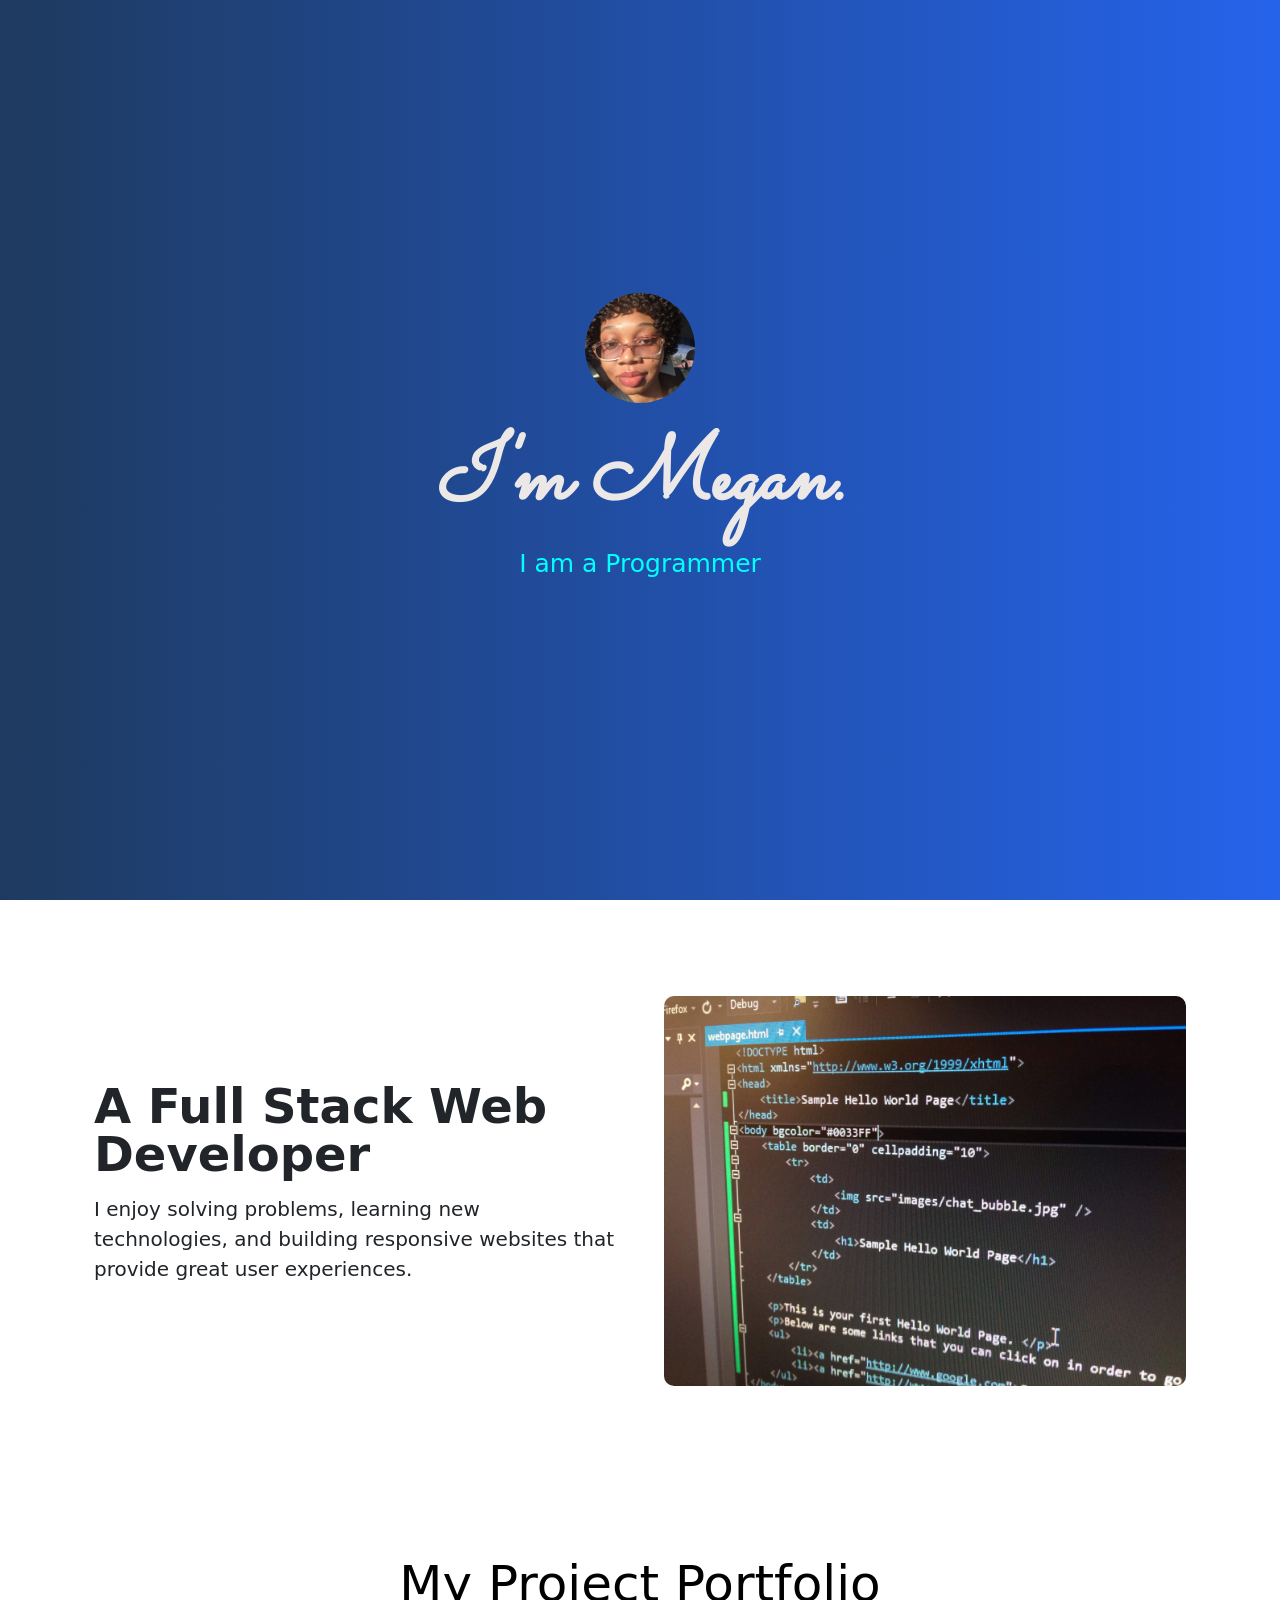
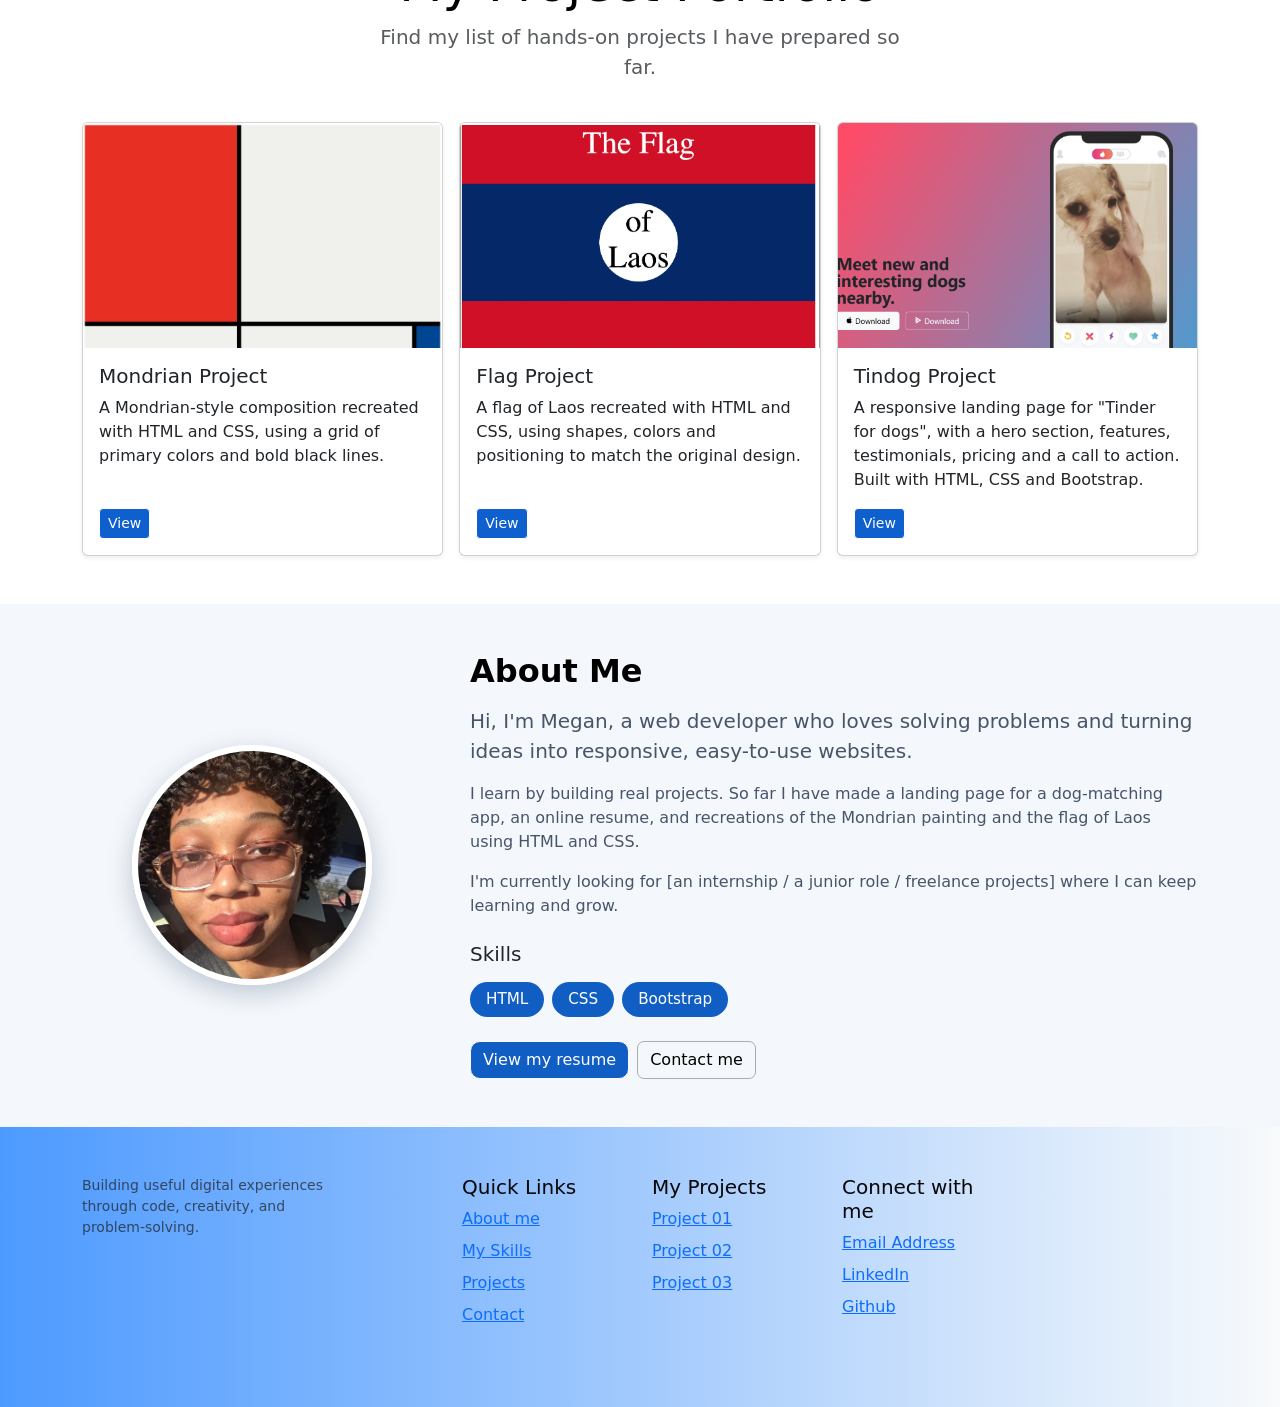
<file: index.html>
<!DOCTYPE html>
<html lang="en">
<head>
    <meta charset="UTF-8">
    <meta name="viewport" content="width=device-width, initial-scale=1.0">
    <title>Megan | Portfolio</title>

    <!-- Script font -->
    <link rel="preconnect" href="https://fonts.googleapis.com">
    <link rel="preconnect" href="https://fonts.gstatic.com" crossorigin>
    <link href="https://fonts.googleapis.com/css2?family=Sacramento&display=swap" rel="stylesheet">

    <!-- Bootstrap 5.3.3 -->
    <link href="https://cdn.jsdelivr.net/npm/bootstrap@5.3.3/dist/css/bootstrap.min.css" rel="stylesheet">
    <link rel="stylesheet" href="Style.css">
</head>
<body>

<!-- Hero Section -->
<section>
    <div class="px-4 py-5 text-center m4">
        <img class="d-block mx-auto mb-4 m3"
             src="./images/my profile.jpeg"
             alt="My profile picture"
             width="110" height="110">

        <h1 class="display-5 fw-bold m1">I'm Megan.</h1>

        <div class="col-lg-6 mx-auto">
            <p class="lead mb-4 m2">I am a Programmer</p>
        </div>
    </div>
</section>

<!-- Second Section: text LEFT, image RIGHT on desktop -->
<section>
    <div class="container col-xxl-8 px-4 py-5">
        <div class="row flex-lg-row-reverse align-items-center g-5 py-5">

            <div class="col-10 col-sm-8 col-lg-6">
                <img src="./images/Coding  Environment.jpg"
                     class="d-block mx-lg-auto img-fluid m5"
                     alt="Coding Environment"
                     width="700" height="500"
                     loading="lazy">
            </div>

            <div class="col-lg-6">
                <h1 class="display-5 fw-bold lh-1 mb-3">A Full Stack Web Developer</h1>
                <p class="lead">
                    I enjoy solving problems, learning new technologies,
                    and building responsive websites that provide great
                    user experiences.
                </p>
            </div>
        </div>
    </div>
</section>

<section id="projects" class="mm1"><!-- Projects showcase -->
    <div class="container py-5">

        <div class="row py-lg-4">
            <div class="col-lg-6 col-md-8 mx-auto">
                <h2 class="fw-light mm"><b>My Project Portfolio</b></h2>
                <p class="lead text-muted mm0">Find my list of hands-on projects I have prepared so far.</p>
            </div>
        </div>

        <div class="row row-cols-1 row-cols-sm-2 row-cols-md-3 g-3">

            <!-- Project 1: Mondrian -->
            <div class="col">
                <div class="card shadow-sm h-100">
                    <img src="./images/mondrian.png"
                         class="card-img-top project-thumb"
                         alt="Mondrian-style artwork with colored rectangles separated by black lines">
                    <div class="card-body d-flex flex-column">
                        <h5 class="card-title">Mondrian Project</h5>
                        <p class="card-text">A Mondrian-style composition recreated with HTML and CSS, using a grid of primary colors and bold black lines.</p>
                        <div class="d-flex justify-content-between align-items-center mt-auto">
                            <a href="./10.3+Mondrian+Project/10.3 Mondrian Project/index.html"
                               class="btn btn-sm btn-outline-secondary m">View</a>
                        </div>
                    </div>
                </div>
            </div>

            <!-- Project 2: Flag -->
            <div class="col">
                <div class="card shadow-sm h-100">
                    <img src="./images/Flag.png"
                         class="card-img-top project-thumb"
                         alt="Flag of Laos recreated with HTML and CSS">
                    <div class="card-body d-flex flex-column">
                        <h5 class="card-title">Flag Project</h5>
                        <p class="card-text">A flag of Laos recreated with HTML and CSS, using shapes, colors and positioning to match the original design.</p>
                        <div class="d-flex justify-content-between align-items-center mt-auto">
                            <a href="./7.3+Flag+Project/7.3 CSS Flag Project/index.html"
                               class="btn btn-sm btn-outline-secondary m">View</a>
                        </div>
                    </div>
                </div>
            </div>

            <!-- Project 3: TinDog -->
            <div class="col">
                <div class="card shadow-sm h-100">
                    <img src="./images/Tindog.png"
                         class="card-img-top project-thumb"
                         alt="TinDog landing page">
                    <div class="card-body d-flex flex-column">
                        <h5 class="card-title">Tindog Project</h5>
                        <p class="card-text">A responsive landing page for "Tinder for dogs", with a hero section, features, testimonials, pricing and a call to action. Built with HTML, CSS and Bootstrap.</p>
                        <div class="d-flex justify-content-between align-items-center mt-auto">
                            <a href="./11.3+TinDog+Project/11.3 TinDog Project/index.html"
                               class="btn btn-sm btn-outline-secondary m">View</a>
                        </div>
                    </div>
                </div>
            </div>

        </div>
    </div>
</section>



<!-- About me -->
<section id="about" class="about-section">
    <div class="container py-5">
        <div class="row align-items-center g-5">

            <!-- Picha -->
            <div class="col-md-4 text-center">
                <img src="./images/my profile.jpeg"
                     class="about-photo img-fluid"
                     alt="Megan">
            </div>

            <!-- Maandishi -->
            <div class="col-md-8">
                <h2 class="about-title">About Me</h2>
                <p class="lead">
                    Hi, I'm Megan, a web developer who loves solving problems
                    and turning ideas into responsive, easy-to-use websites.
                </p>
                <p>
                    I learn by building real projects. So far I have made a
                    landing page for a dog-matching app, an online resume,
                    and recreations of the Mondrian painting and the flag of
                    Laos using HTML and CSS.
                </p>
                <p>
                    I'm currently looking for [an internship / a junior role /
                    freelance projects] where I can keep learning and grow.
                </p>

                <h5 class="mt-4 mb-3">Skills</h5>
                <div class="d-flex flex-wrap gap-2 mb-4">
                    <span class="skill-badge">HTML</span>
                    <span class="skill-badge">CSS</span>
                    <span class="skill-badge">Bootstrap</span>
                </div>

                <div class="d-flex flex-wrap gap-2">
                    <a href="./Capstone Project 1/index.html" class="btn btn-light mm5">View my resume</a>
                    <a href="./Contactme.html" class="btn btn-outline-light mm6">Contact me</a>
                </div>
            </div>

        </div>
    </div>
</section>

<section class="mt"><!-- Footer Section -->
    <div class="container py-5">
    <div class="row">
      <div class="col-lg-3 mb-3">
        <ul class="list-unstyled small text-muted">
          <li class="mb-2">Building useful digital experiences through code, creativity, and problem-solving.</li>
        </ul>
      </div>
      <div class="col-6 col-lg-2 offset-lg-1 mb-3">
        <h5 class="mu">Quick Links</h5>
        <ul class="list-unstyled">
          <li class="mb-2  mv"><a href="./index.html">About me</a></li>
          <li class="mb-2 mv"><a href="./index.html">My Skills</a></li>
          <li class="mb-2 mv"><a href="./index.html">Projects</a></li>
         <li class="mb-2 mv"><a href="./Contactme.html">Contact</a></li>
         </ul> 
      </div>

      <div class="col-6 col-lg-2 mb-3">
        <h5 class="mu">My Projects</h5>
        <ul class="list-unstyled">
          <li class="mb-2 mv"><a href="./10.3+Mondrian+Project/10.3 Mondrian Project/index.html">Project 01</a></li>
          <li class="mb-2 mv"><a href="./11.3+TinDog+Project/11.3 TinDog Project/index.html">Project 02</a></li>
          <li class="mb-2 mv"><a href="./7.3+Flag+Project/7.3 CSS Flag Project/index.html">Project 03</a></li>
        </ul>
      </div>

      <div class="col-6 col-lg-2 mb-3">
        <h5 class="mu">Connect with me</h5>
        <ul class="list-unstyled">
          <li class="mb-2 mv"><a href="./Contactme.html">Email Address</a></li>
          <li class="mb-2 mv"><a href="./Contactme.html">LinkedIn</a></li>
          <li class="mb-2 mv"><a href="./Contactme.html">Github</a></li>
        </ul>
      </div>
    </div>
  </div>
</section>

<script src="https://cdn.jsdelivr.net/npm/bootstrap@5.3.3/dist/js/bootstrap.bundle.min.js"></script>
</body>
</html>
</file>
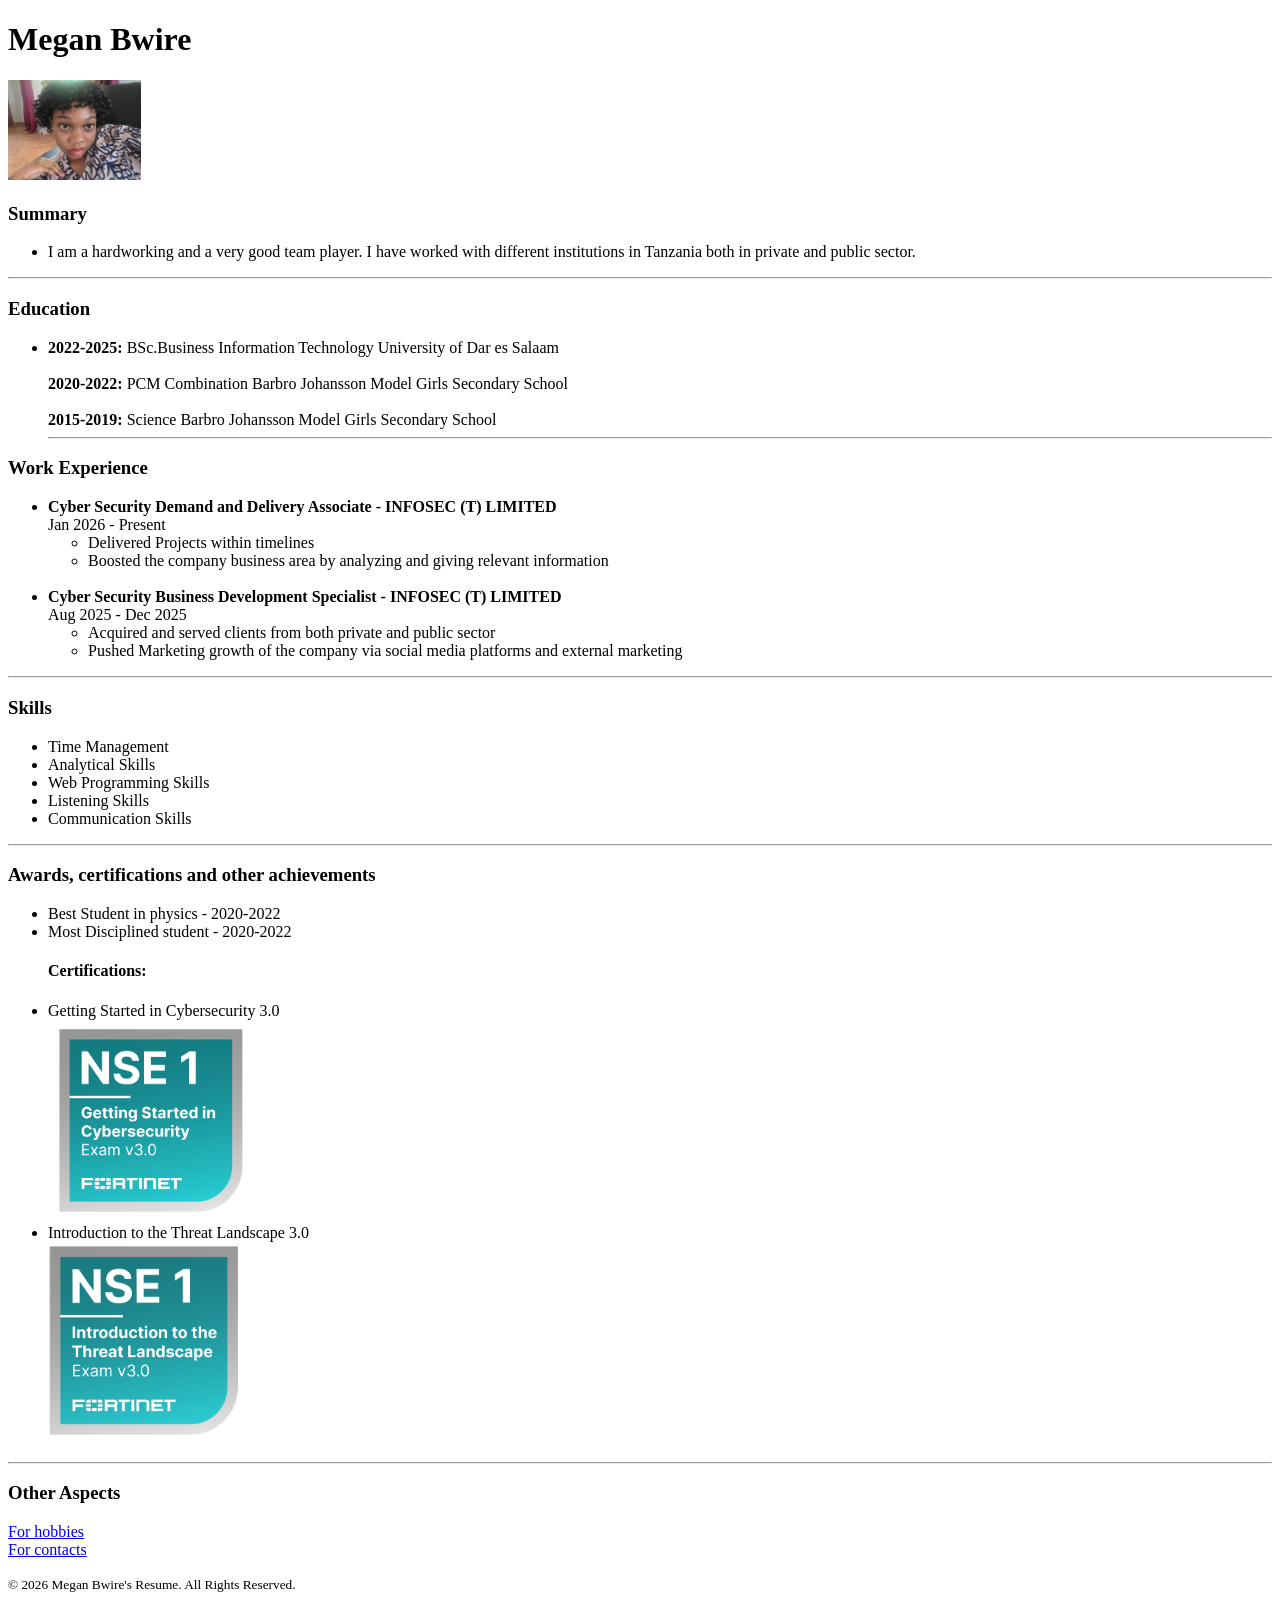
<file: Capstone Project 1/index.html>
<!DOCTYPE html>
<html lang="en">
<head>
    <meta charset="UTF-8">
    <meta name="viewport" content="width=, initial-scale=1.0">
    <title>My Resume</title>
</head>
<body>
  <h1>Megan Bwire</h1>  
  <img src="./assets/images/me.jpeg.jpeg" height="100px">
  <p><h3>Summary</h3>
    <ul>
        <li>
    I am a hardworking and a very good team player.
    I have worked with different institutions in 
    Tanzania both in private and public sector.
        </li>
    </ul>
  </p><hr/>
  <p>
    <h3>Education</h3>
    <ul>
        <li>
<b>2022-2025:</b> BSc.Business Information Technology University of Dar es  Salaam <br/><br/>
<b>2020-2022:</b> PCM Combination Barbro Johansson Model Girls Secondary School  <br/><br/>
<b>2015-2019:</b> Science Barbro Johansson Model Girls Secondary School <br/><hr/>
        </li>
</ul>
</p>
  <p>
    <h3>Work Experience</h3>
<ul>
    <li>
     <b>Cyber Security Demand and Delivery Associate - INFOSEC (T) LIMITED</b><br/>
     Jan 2026 - Present
     <ul>
        <li>Delivered Projects within timelines</li>
        <li>Boosted the company business area by analyzing and giving relevant information</li>
     </ul>
    </li><br/>
    <li>
        <b>Cyber Security Business Development Specialist - INFOSEC (T) LIMITED</b><br/>
        Aug 2025 - Dec 2025
        <ul>
            <li>Acquired and served clients from both private and public sector</li>
            <li>Pushed Marketing growth of the company via social media platforms and external marketing</li>
        </ul>
    </li>
</ul><hr/>
  </p>
  <p>
    <h3>Skills</h3>
    <ul>
        <li>Time Management</li>
        <li>Analytical Skills</li>
        <li>Web Programming  Skills</li>
        <li>Listening Skills</li>
        <li>Communication Skills</li>
    </ul><hr/>
  </p>
  <p>
    <h3>Awards, certifications and other achievements</h3>
    <ul>
        <li>Best Student in physics - 2020-2022</li>
        <li>Most  Disciplined student - 2020-2022</li>
        <h4>Certifications:</h4>
        <li>Getting Started in Cybersecurity 3.0</li>
        <img src="./assets/images/Screenshot 2026-09-11 235445.png"height= '200px'><br/>
        <li>Introduction to the Threat Landscape 3.0</li>
        <img src="./assets/images/Screenshot 2026-09-11 235905.png"height='200px'>
        </ul>
        <hr/>
  </p>
  <p>
    <h3>Other Aspects</h3>
    <a href="./Public/hobbies.html">For hobbies</a><br/>
    <a href="./Public/contact.html">For contacts</a>
  </p>
  <footer>
    <small>© 2026 Megan Bwire's Resume. All Rights Reserved.</small>
  </footer>
</body>
</html>
</file>
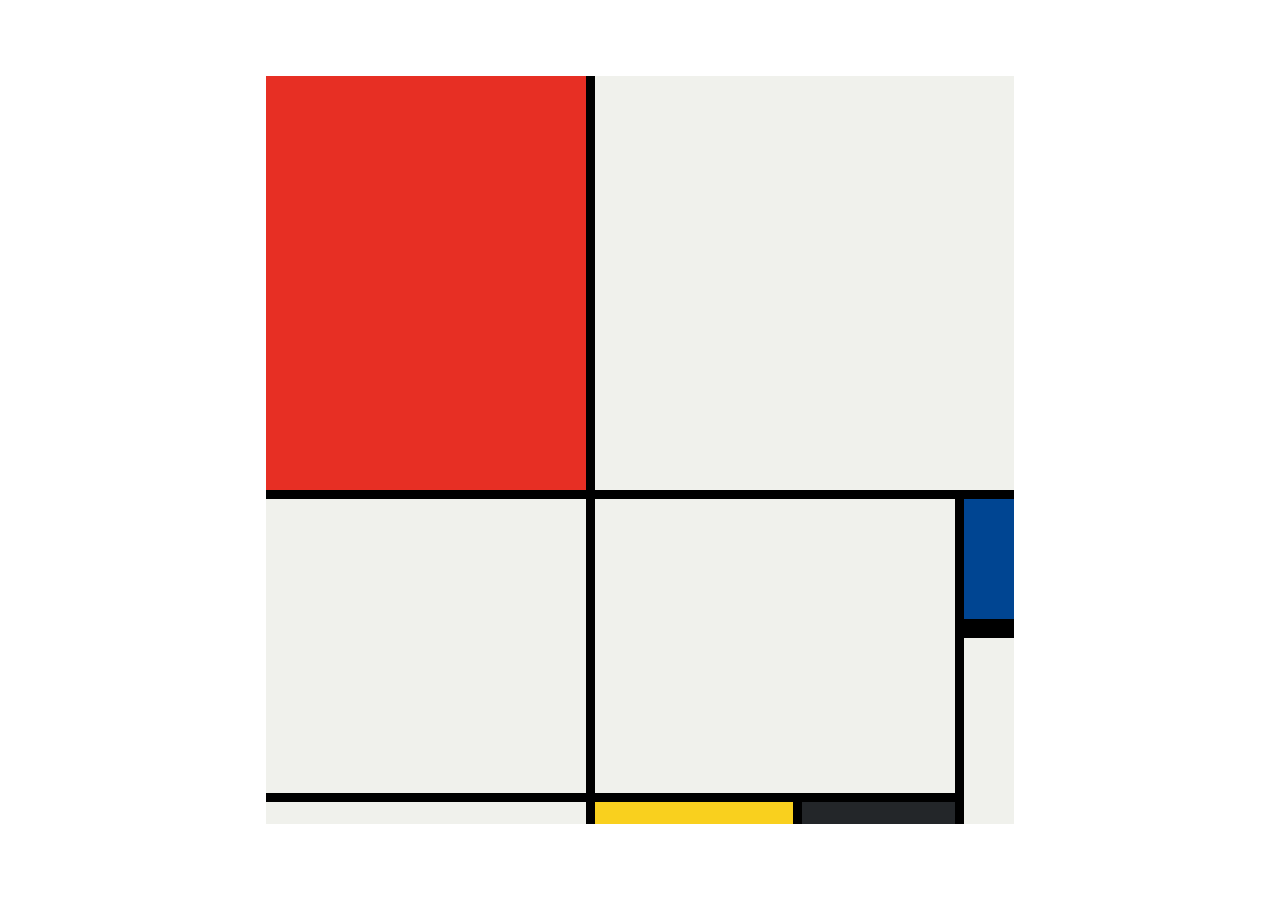
<file: 10.3+Mondrian+Project/10.3 Mondrian Project/index.html>
<!DOCTYPE html>
<html lang="en">

<head>
  <meta charset="UTF-8">
  <meta name="viewport" content="width=device-width, initial-scale=1.0">
  <title>Mondrian Project</title>
  <style>
    /* 
    Write your CSS here 
    Line Colour: #000
    White: #F0F1EC
    Red: #E72F24
    Black: #232629
    Blue: #004592
    Yellow: #F9D01E
    */
    body {
      display: flex;
      justify-content: center;
      align-items: center;
      height: 100vh;
      margin: 0;
      padding: 0;
    }

    .container {
      height: 748px;
      width: 748px;
      display: grid;
      background-color: #000;
      grid-template-columns: 320px 198px 153px 50px;
      grid-template-rows: 414px 130px 155px 22px;
      gap: 9px;
    }

    .item {
      background-color: #F0F1EC;
    }

    .red {
      background-color: #E72F24;
    }

    .white1 {
      grid-column: span 3;
    }

    .white2 {
      grid-row: span 2;
    }

    .white3 {
      grid-area: 2 / 2 / 4 /4
    }

    .blue {
      background-color: #004592;
      border-bottom: 10px solid #000;
    }

    .white4 {
      grid-row: span 2;
    }

    .yellow {
      background-color: #F9D01E;
    }

    .black {
      background-color: #232629;
    }
  </style>
</head>

<body>
  <!-- Write your HTML here -->

  <div class="container">
    <div class="item red"></div>
    <div class="item white1"></div>
    <div class="item white2"></div>
    <div class="item white3"></div>

    <div class="item blue"></div>
    <div class="item white4"></div>

    <div class="item"></div>
    <div class="item yellow"></div>
    <div class="item black"></div>
  </div>
</body>

</html>
</file>
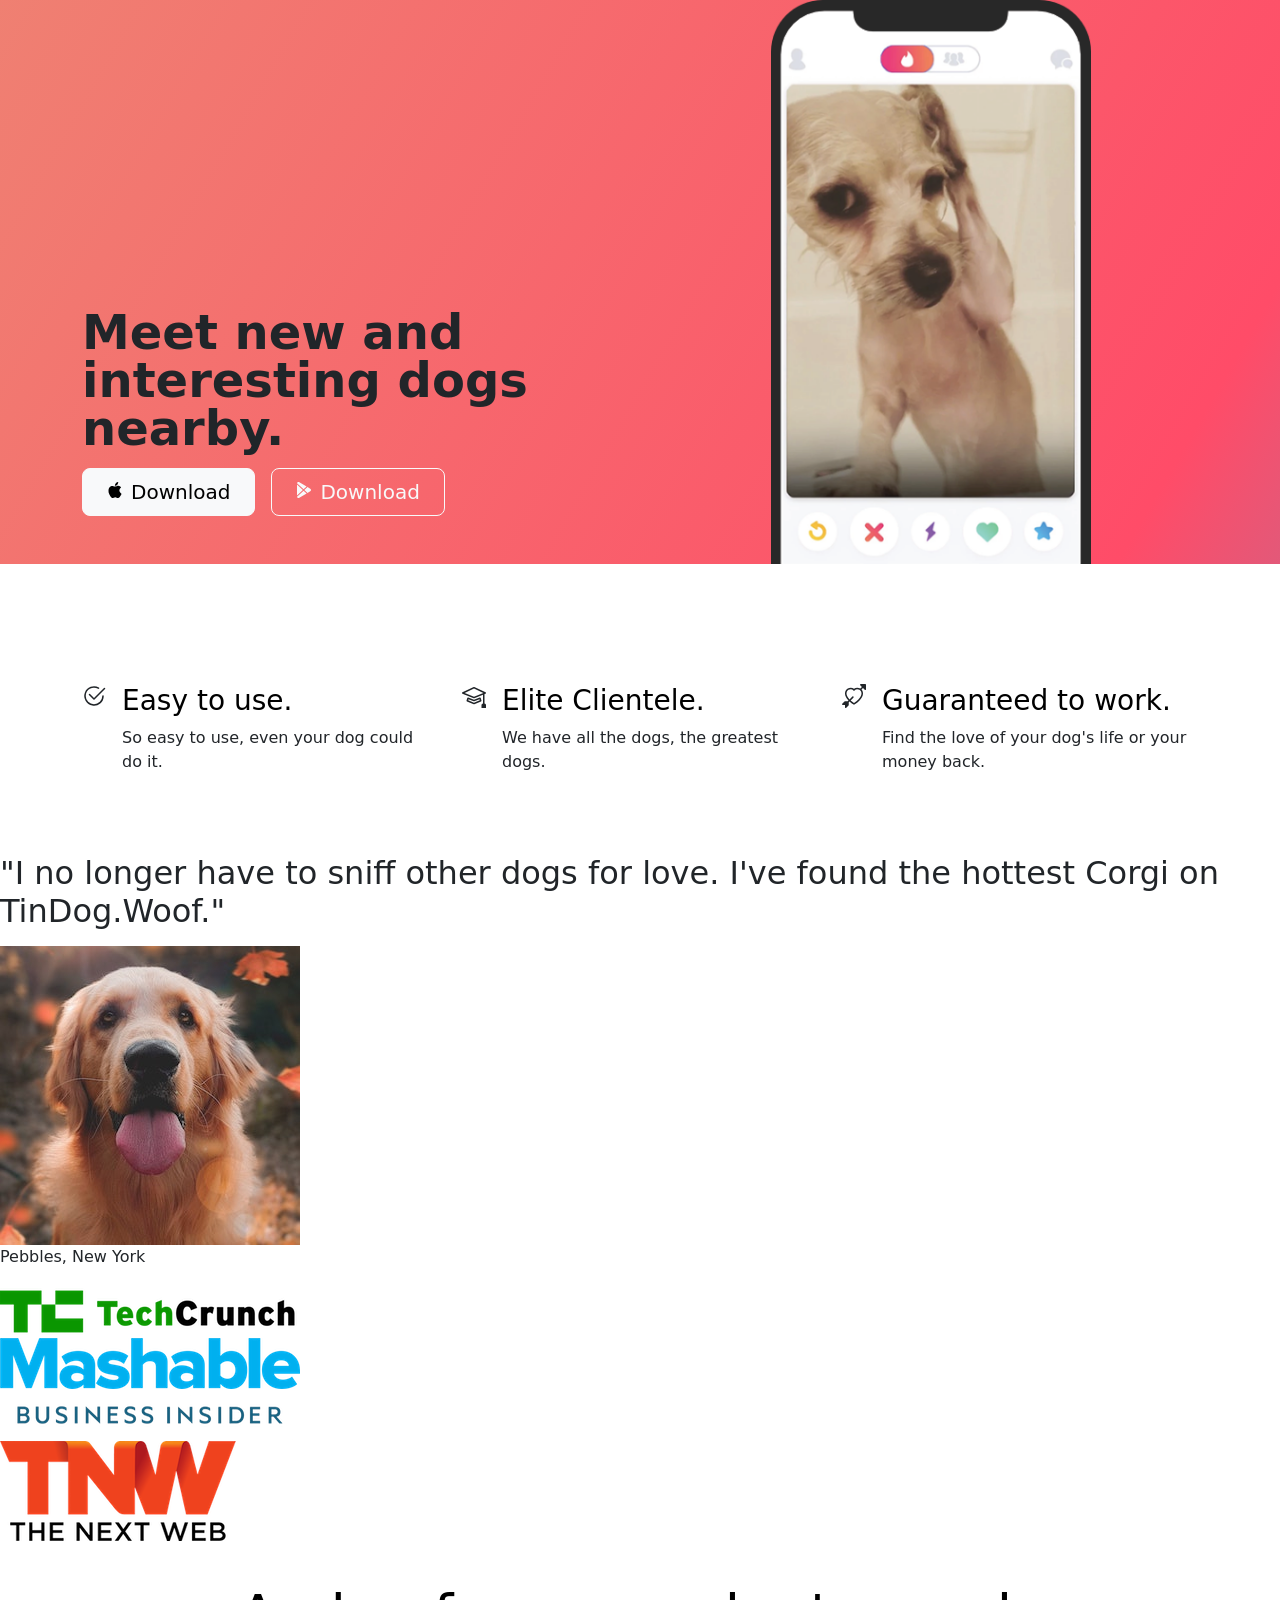
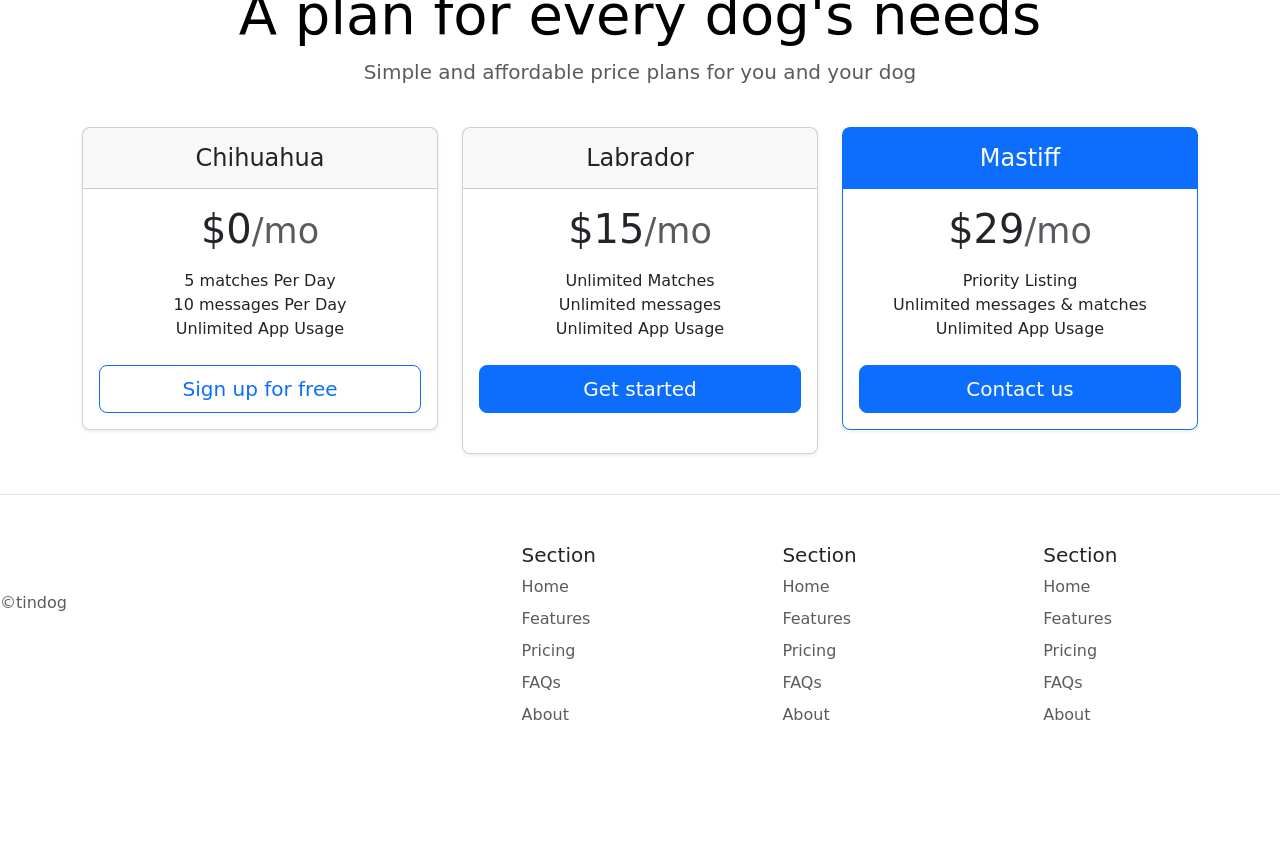
<file: 11.3+TinDog+Project/11.3 TinDog Project/index.html>
<!DOCTYPE html>
<html lang="en">

<head>
  <meta charset="UTF-8">
  <meta name="viewport" content="width=device-width, initial-scale=1.0">
  <link href="https://cdn.jsdelivr.net/npm/bootstrap@5.3.8/dist/css/bootstrap.min.css" rel="stylesheet" 
  integrity="sha384-sRIl4kxILFvY47J16cr9ZwB07vP4J8+LH7qKQnuqkuIAvNWLzeN8tE5YBujZqJLB" crossorigin="anonymous"> 
  <link rel="stylesheet" href="./css/style.css">
   <title>TinDog</title>
</head>

<body>

  <!-- Title -->
  <section id="title" class="gradient-background">
    
 <div class="container">

    <div class="row flex-lg-row-reverse align-items-end g-5">

      <!-- Phone image -->
      <div class="col-10 col-sm-8 col-lg-6">
        <img src="./images/iphone.png" class="d-block mx-lg-auto img-fluid ese" alt="iPhone showing the TinDog app" width="320" height="600" loading="lazy">
      </div>

      <!-- Text and buttons -->
      <div class="col-lg-6 pb-5">
        <h1 class="display-5 fw-bold lh-1 mb-3">Meet new and<br/> interesting dogs<br/> nearby.</h1>

        <div class="d-grid gap-2 d-md-flex justify-content-md-start">

          <!-- Button 1: Apple -->
          <button type="button" class="btn btn-light btn-lg px-4 me-md-2 d-inline-flex align-items-center justify-content-center gap-2">
            <svg xmlns="http://www.w3.org/2000/svg" width="16" height="16" fill="currentColor" class="bi bi-apple mb-1" viewBox="0 0 16 16" aria-hidden="true">
              <path d="M11.182.008C11.148-.03 9.923.023 8.857 1.18c-1.066 1.156-.902 2.482-.878 2.516.024.034 1.52.087 2.475-1.258.955-1.345.762-2.391.728-2.43Zm3.314 11.733c-.048-.096-2.325-1.234-2.113-3.422.212-2.189 1.675-2.789 1.698-2.854.023-.065-.597-.79-1.254-1.157a3.692 3.692 0 0 0-1.563-.434c-.108-.003-.483-.095-1.254.116-.508.139-1.653.589-1.968.607-.316.018-1.256-.522-2.267-.665-.647-.125-1.333.131-1.824.328-.49.196-1.422.754-2.074 2.237-.652 1.482-.311 3.83-.067 4.56.244.729.625 1.924 1.273 2.796.576.984 1.34 1.667 1.659 1.899.319.232 1.219.386 1.843.067.502-.308 1.408-.485 1.766-.472.357.013 1.061.154 1.782.539.571.197 1.111.115 1.652-.105.541-.221 1.324-1.059 2.238-2.758.347-.79.505-1.217.473-1.282Z" />
            </svg>
            Download
          </button>

          <!-- Button 2: Google Play -->
          <button type="button" class="btn btn-outline-light btn-lg px-4 d-inline-flex align-items-center justify-content-center gap-2">
            <svg xmlns="http://www.w3.org/2000/svg" width="16" height="16" fill="currentColor" class="bi bi-google-play mb-1" viewBox="0 0 16 16" aria-hidden="true">
              <path d="M14.222 9.374c1.037-.61 1.037-2.137 0-2.748L11.528 5.04 8.32 8l3.207 2.96 2.694-1.586Zm-3.595 2.116L7.583 8.68 1.03 14.73c.201 1.029 1.36 1.61 2.303 1.055l7.294-4.295ZM1 13.396V2.603L6.846 8 1 13.396ZM1.03 1.27l6.553 6.05 3.044-2.81L3.333.215C2.39-.341 1.231.24 1.03 1.27Z" />
            </svg>
            Download
          </button>

        </div>
      </div>

    </div>
  </div>
  </section>



<!-- Features -->
<section id="features">
  <div class="container mt-5">
  <div class="row g-4 py-5 mt-5 row-cols-1 row-cols-lg-3">

    <!-- Feature 1 -->
    <div class="feature col d-flex align-items-start">
      <div class="feature-icon d-inline-flex align-items-center justify-content-center me-3">
        <svg xmlns="http://www.w3.org/2000/svg" height="24" fill="currentColor" class="bi bi-check2-circle" viewBox="0 0 16 16">
          <path d="M2.5 8a5.5 5.5 0 0 1 8.25-4.764.5.5 0 0 0 .5-.866A6.5 6.5 0 1 0 14.5 8a.5.5 0 0 0-1 0 5.5 5.5 0 1 1-11 0z" />
          <path d="M15.354 3.354a.5.5 0 0 0-.708-.708L8 9.293 5.354 6.646a.5.5 0 1 0-.708.708l3 3a.5.5 0 0 0 .708 0l7-7z" />
        </svg>
      </div>
      <div>
        <h3 class="fs-3 text-body-emphasis">Easy to use.</h3>
        <p>So easy to use, even your dog could do it.</p>
      </div>
    </div>

    <!-- Feature 2 -->
    <div class="feature col d-flex align-items-start">
      <div class="feature-icon d-inline-flex align-items-center justify-content-center me-3">
        <svg xmlns="http://www.w3.org/2000/svg" height="24" fill="currentColor" class="bi bi-mortarboard" viewBox="0 0 16 16">
          <path d="M8.211 2.047a.5.5 0 0 0-.422 0l-7.5 3.5a.5.5 0 0 0 .025.917l7.5 3a.5.5 0 0 0 .372 0L14 7.14V13a1 1 0 0 0-1 1v2h3v-2a1 1 0 0 0-1-1V6.739l.686-.275a.5.5 0 0 0 .025-.917l-7.5-3.5ZM8 8.46 1.758 5.965 8 3.052l6.242 2.913L8 8.46Z"/>
          <path d="M4.176 9.032a.5.5 0 0 0-.656.327l-.5 1.7a.5.5 0 0 0 .294.605l4.5 1.8a.5.5 0 0 0 .372 0l4.5-1.8a.5.5 0 0 0 .294-.605l-.5-1.7a.5.5 0 0 0-.656-.327L8 10.466 4.176 9.032Zm-.068 1.873.22-.748 3.496 1.311a.5.5 0 0 0 .352 0l3.496-1.311.22.748L8 12.46l-3.892-1.556Z"/>
        </svg>
      </div>
      <div>
        <h3 class="fs-3 text-body-emphasis">Elite Clientele.</h3>
        <p>We have all the dogs, the greatest dogs.</p>
      </div>
    </div>

    <!-- Feature 3 -->
    <div class="feature col d-flex align-items-start">
      <div class="feature-icon d-inline-flex align-items-center justify-content-center me-3">
        <svg xmlns="http://www.w3.org/2000/svg" height="24" fill="currentColor" class="bi bi-arrow-through-heart" viewBox="0 0 16 16">
          <path fill-rule="evenodd" d="M2.854 15.854A.5.5 0 0 1 2 15.5V14H.5a.5.5 0 0 1-.354-.854l1.5-1.5A.5.5 0 0 1 2 11.5h1.793l.53-.53c-.771-.802-1.328-1.58-1.704-2.32-.798-1.575-.775-2.996-.213-4.092C3.426 2.565 6.18 1.809 8 3.233c1.25-.98 2.944-.928 4.212-.152L13.292 2 12.147.854A.5.5 0 0 1 12.5 0h3a.5.5 0 0 1 .5.5v3a.5.5 0 0 1-.854.354L14 2.707l-1.006 1.006c.236.248.44.531.6.845.562 1.096.585 2.517-.213 4.092-.793 1.563-2.395 3.288-5.105 5.08L8 13.912l-.276-.182a21.86 21.86 0 0 1-2.685-2.062l-.539.54V14a.5.5 0 0 1-.146.354l-1.5 1.5Zm2.893-4.894A20.419 20.419 0 0 0 8 12.71c2.456-1.666 3.827-3.207 4.489-4.512.679-1.34.607-2.42.215-3.185-.817-1.595-3.087-2.054-4.346-.761L8 4.62l-.358-.368c-1.259-1.293-3.53-.834-4.346.761-.392.766-.464 1.845.215 3.185.323.636.815 1.33 1.519 2.065l1.866-1.867a.5.5 0 1 1 .708.708L5.747 10.96Z" />
        </svg>
      </div>
      <div>
        <h3 class="fs-3 text-body-emphasis">Guaranteed to work.</h3>
        <p>Find the love of your dog's life or your money back.</p>
      </div>
    </div>

  </div>
  </div>
</section>



  <!-- Testimonial -->
  <section id="testimonial">
<p class="testimonial0"><h2 class="h2h">"I no longer have to sniff other dogs for love. I've found the hottest Corgi on TinDog.Woof."</h2></p>
<img  src= "./images/dog-img.jpg" class="img">
<p class="testimonial1"> Pebbles, New York</p>
 <div class="press">
    <div class="press-col"><img src="./images/techcrunch.png"></div>
    <div class="press-col"><img src="./images/mashable.png"></div>
    <div class="press-col"><img src="./images/bizinsider.png"></div>
    <div class="press-col"><img src="./images/tnw.png" alt="The Next Web"></div>
  </div>
<br/>
  </section>
  <!-- Pricing -->
  <section id="pricing">
    <div class="container">
<div class="pricing-header p-3 pb-md-4 mx-auto text-center mg-5">
   <h2 class="display-4 fw-normal text-body-emphasis">A plan for every dog's needs</h2>
    <p class="fs-5 text-body-secondary">
   Simple and affordable price plans for you and your dog </p> </div>


<div class="row row-cols-1 row-cols-md-3 mb-3 text-center ese2"> <div class="col"> 
  <div class="card mb-4 rounded-3 shadow-sm"> 
    <div class="card-header py-3">
   <h4 class="my-0 fw-normal">Chihuahua</h4> </div> <div class="card-body"> <h1 class="card-title pricing-card-title">$0<small class="text-body-secondary fw-light">/mo</small></h1> <ul class="list-unstyled mt-3 mb-4"> <li>5 matches Per Day</li> <li>10 messages Per Day</li> <li>Unlimited App Usage</li></ul> <button type="button" class="w-100 btn btn-lg btn-outline-primary btn1">Sign up for free</button>
   </div>
   </div>
   </div>
    <div class="col"> <div class="card mb-4 rounded-3 shadow-sm">
       <div class="card-header py-3"> 
    <h4 class="my-0 fw-normal">Labrador</h4> </div> <div class="card-body"> <h1 class="card-title pricing-card-title">$15<small class="text-body-secondary fw-light">/mo</small></h1> <ul class="list-unstyled mt-3 mb-4"> <li>Unlimited Matches</li> <li>Unlimited messages</li> <li>Unlimited App Usage</li> <br/><button type="button" class="w-100 btn btn-lg btn-primary btn2">Get started</button> 
    </div> 
  </div> 
</div> 
<div class="col"> 
  <div class="card mb-4 rounded-3 shadow-sm border-primary mastiff"> 
      <div id='mastiff'  class="card-header py-3 text-bg-primary border-primary">
       <h4 class="my-0 fw-normal mastiff">Mastiff</h4> </div> <div class="card-body"> <h1 class="card-title pricing-card-title">$29<small class="text-body-secondary fw-light">/mo</small></h1> <ul class="list-unstyled mt-3 mb-4">
   <li>Priority Listing</li> <li>Unlimited messages & matches</li> <li>Unlimited App Usage</li></ul> <button type="button" class="w-100 btn btn-lg btn-primary btn3">Contact us</button> 
  </div>
 </div>
 </div>
 </div>
    </div>
  </section>





  <!-- Footer -->
  <section id="footer">
<footer class="row row-cols-1 row-cols-sm-2 row-cols-md-5 py-5 my-0 border-top"> <div class="col mb-3"> <a href="/" class="d-flex align-items-center mb-3 link-body-emphasis text-decoration-none" aria-label="Bootstrap">
   <svg class="bi me-2" width="40" height="32" aria-hidden="true"><use xlink:href="#bootstrap"></use></svg> </a> <p class="text-body-secondary ese3">©tindog</p> </div> <div class="col mb-3"></div> <div class="col mb-3"> <h5>Section</h5> <ul class="nav flex-column"> <li class="nav-item mb-2"><a href="#" class="nav-link p-0 text-body-secondary">Home</a></li> <li class="nav-item mb-2"><a href="#" class="nav-link p-0 text-body-secondary">Features</a></li> <li class="nav-item mb-2"><a href="#" class="nav-link p-0 text-body-secondary">Pricing</a></li> <li class="nav-item mb-2"><a href="#" class="nav-link p-0 text-body-secondary">FAQs</a></li> <li class="nav-item mb-2"><a href="#" class="nav-link p-0 text-body-secondary">About</a></li> </ul> </div> <div class="col mb-3"> <h5>Section</h5> <ul class="nav flex-column"> <li class="nav-item mb-2"><a href="#" class="nav-link p-0 text-body-secondary">Home</a></li> <li class="nav-item mb-2"><a href="#" class="nav-link p-0 text-body-secondary">Features</a></li> <li class="nav-item mb-2"><a href="#" class="nav-link p-0 text-body-secondary">Pricing</a></li> <li class="nav-item mb-2"><a href="#" class="nav-link p-0 text-body-secondary">FAQs</a></li> <li class="nav-item mb-2"><a href="#" class="nav-link p-0 text-body-secondary">About</a></li> </ul> </div> <div class="col mb-3"> 
  <h5>Section</h5> <ul class="nav flex-column"> <li class="nav-item mb-2"><a href="#" class="nav-link p-0 text-body-secondary">Home</a></li> <li class="nav-item mb-2"><a href="#" class="nav-link p-0 text-body-secondary">Features</a></li> <li class="nav-item mb-2"><a href="#" class="nav-link p-0 text-body-secondary">Pricing</a></li> <li class="nav-item mb-2"><a href="#" class="nav-link p-0 text-body-secondary">FAQs</a></li> <li class="nav-item mb-2"><a href="#" class="nav-link p-0 text-body-secondary">About</a></li> </ul> </div> </footer>
  </section>
</body>

</html>
</file>
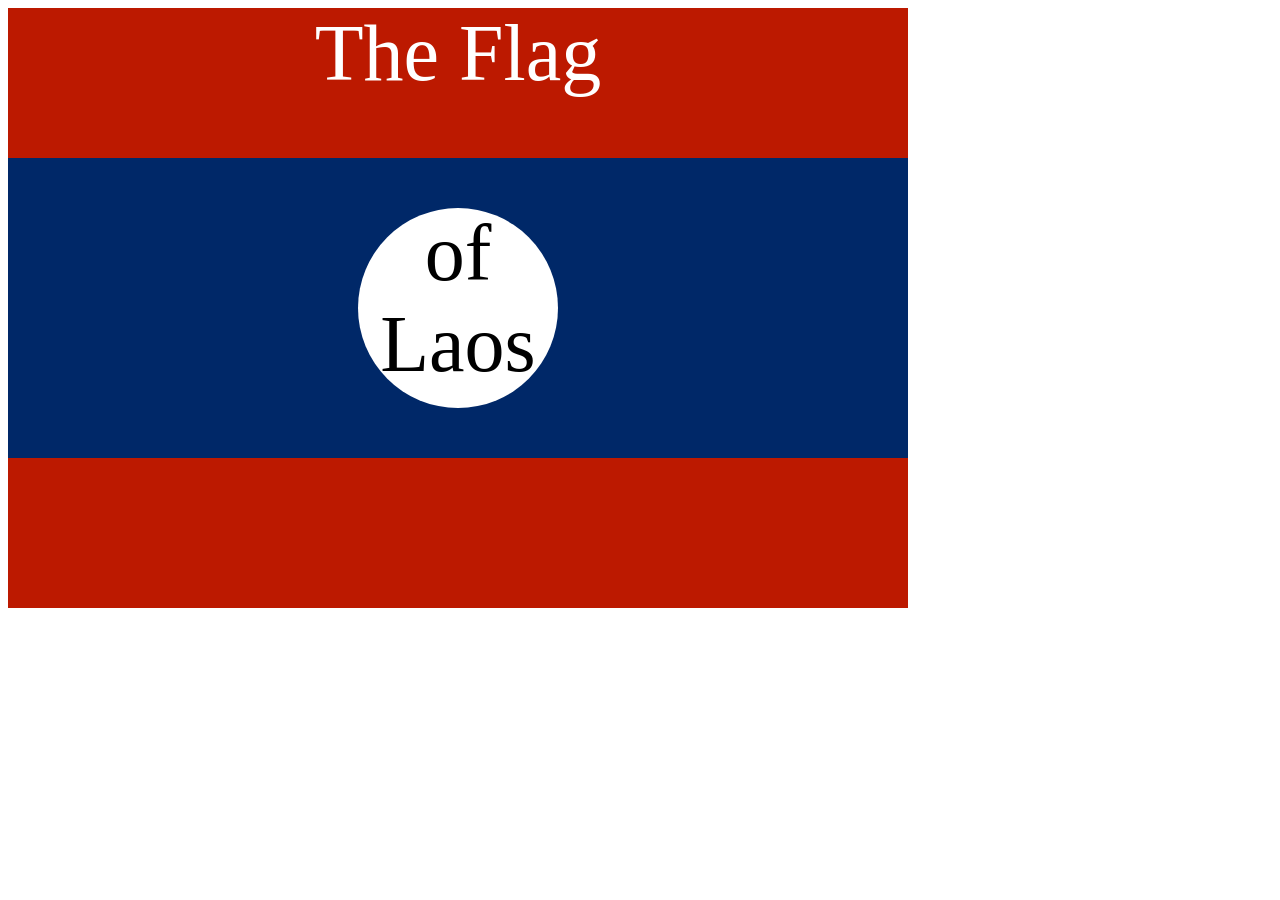
<file: 7.3+Flag+Project/7.3 CSS Flag Project/index.html>
<!DOCTYPE html>
<html lang="en">

<head>
  <meta charset="UTF-8">
  <title>CSS Flag Project</title>
  <style>
    /* Write your CSS Code here */
    .flag{
      width:900px;
      height:600px;
      background-color:  rgb(188, 25, 0);
      position: relative;
    }

    .flag > div {
      width:100%;
      height:300px;
     background-color:#002868 ;
     position: absolute;
     top:150px;
    }

    .flag > div > div{
      width:200px;
      height:200px;
      background-color: white;
      border-radius: 50%;
      position: relative;
      top: 50px;
      left:350px;
    }

    p{
      margin: 0;
      font-size:5rem;
      text-align: center;
      color: white;
    }

   div > div > div >p{
      color: black;
    }
    
  </style>
</head>

<!-- 
  IMPORTANT! Do not change any HTML
Don't add any classes/ids/elements 
Use what you know about combining selectors 
and CSS specificity instead.
Hint 1: The flag is 900px by 600px and the circle is 200px by 200px.
Hint 2: You can use CSS inspection to get the colors from
https://appbrewery.github.io/flag-of-laos/
-->

<body>
  <div class="flag">
    <p>The Flag</p>
    <div>
      <div>
        <p>of Laos</p>
      </div>
    </div>
  </div>
</body>

</html>
</file>
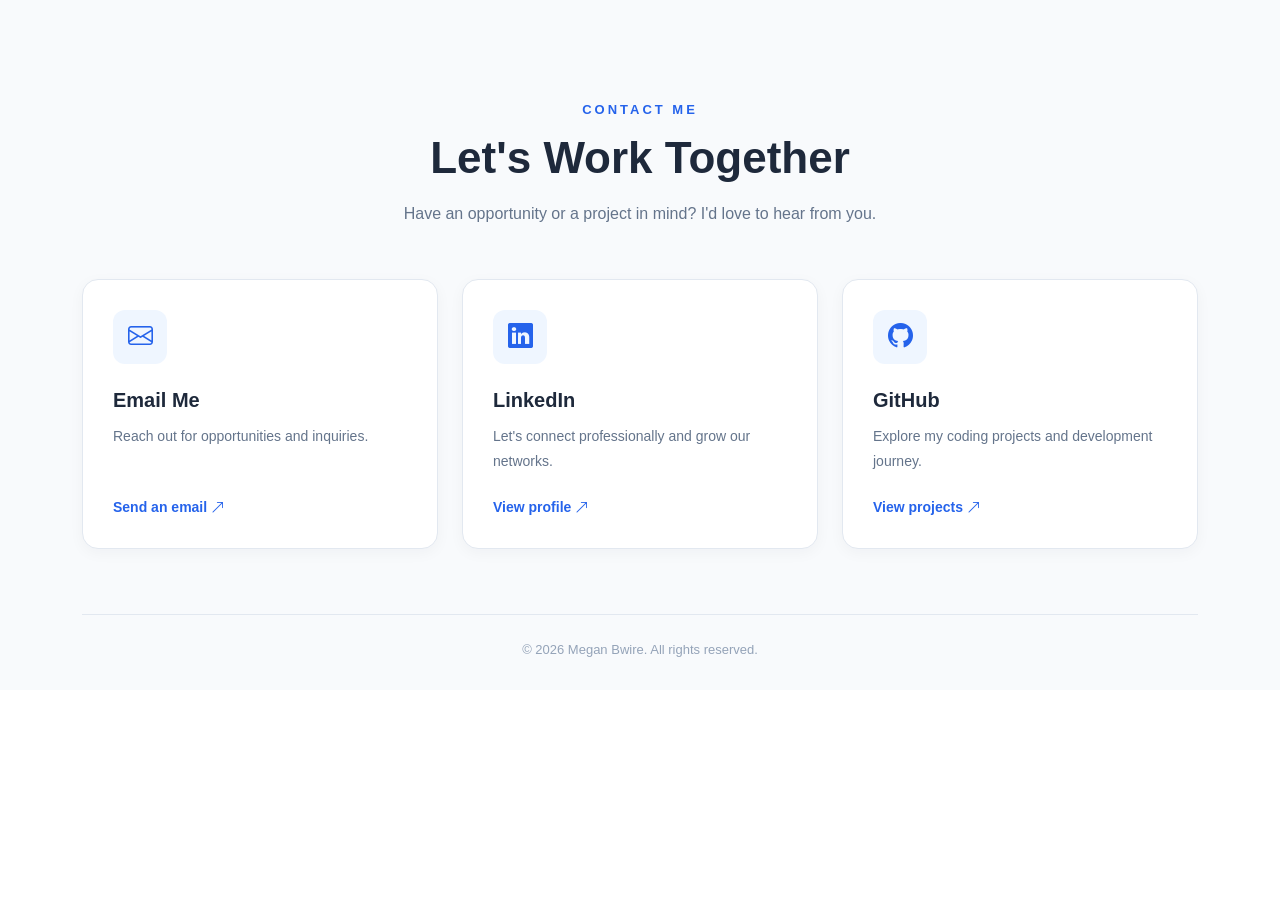
<file: Contactme.html>
<!DOCTYPE html>
<html lang="en">
<head>
    <meta charset="UTF-8">
    <meta name="viewport" content="width=device-width, initial-scale=1.0">
    <title>Contact Me</title>

    <link rel="stylesheet" href="Style.css">

    <!-- Bootstrap CSS -->
    <link href="https://cdn.jsdelivr.net/npm/bootstrap@5.3.3/dist/css/bootstrap.min.css" rel="stylesheet">

    <!-- Bootstrap Icons -->
    <link rel="stylesheet" href="https://cdn.jsdelivr.net/npm/bootstrap-icons@1.11.3/font/bootstrap-icons.min.css">
</head>

<body>

<section id="contact" class="contact-section">
    <div class="container">

        <div class="text-center">
            <p class="contact-label">CONTACT ME</p>
            <h1 class="contact-title">Let's Work Together</h1>
            <p class="contact-sub">
                Have an opportunity or a project in mind?
                I'd love to hear from you.
            </p>
        </div>

        <div class="row g-4 justify-content-center">

            <!-- Email Card -->
            <div class="col-md-4">
                <a href="mailto:meganamos222@email.com"
                   class="contact-card"
                   aria-label="Send me an email">

                    <div class="contact-icon">
                        <i class="bi bi-envelope"></i>
                    </div>

                    <h4>Email Me</h4>
                    <p>Reach out for opportunities and inquiries.</p>

                    <span class="contact-link">
                        Send an email <i class="bi bi-arrow-up-right"></i>
                    </span>
                </a>
            </div>

            <!-- LinkedIn Card -->
            <div class="col-md-4">
                <a href="https://www.linkedin.com/in/megan-bwire-575120305/"
                   target="_blank"
                   rel="noopener noreferrer"
                   class="contact-card"
                   aria-label="View my LinkedIn profile">

                    <div class="contact-icon">
                        <i class="bi bi-linkedin"></i>
                    </div>

                    <h4>LinkedIn</h4>
                    <p>Let's connect professionally and grow our networks.</p>

                    <span class="contact-link">
                        View profile <i class="bi bi-arrow-up-right"></i>
                    </span>
                </a>
            </div>

            <!-- GitHub Card -->
            <div class="col-md-4">
                <a href="https://github.com/megzymegzy"
                   target="_blank"
                   rel="noopener noreferrer"
                   class="contact-card"
                   aria-label="View my GitHub projects">

                    <div class="contact-icon">
                        <i class="bi bi-github"></i>
                    </div>

                    <h4>GitHub</h4>
                    <p>Explore my coding projects and development journey.</p>

                    <span class="contact-link">
                        View projects <i class="bi bi-arrow-up-right"></i>
                    </span>
                </a>
            </div>

        </div>

        <p class="contact-footer">
            &copy; 2026 Megan Bwire. All rights reserved.
        </p>

    </div>
</section>

</body>
</html>
</file>
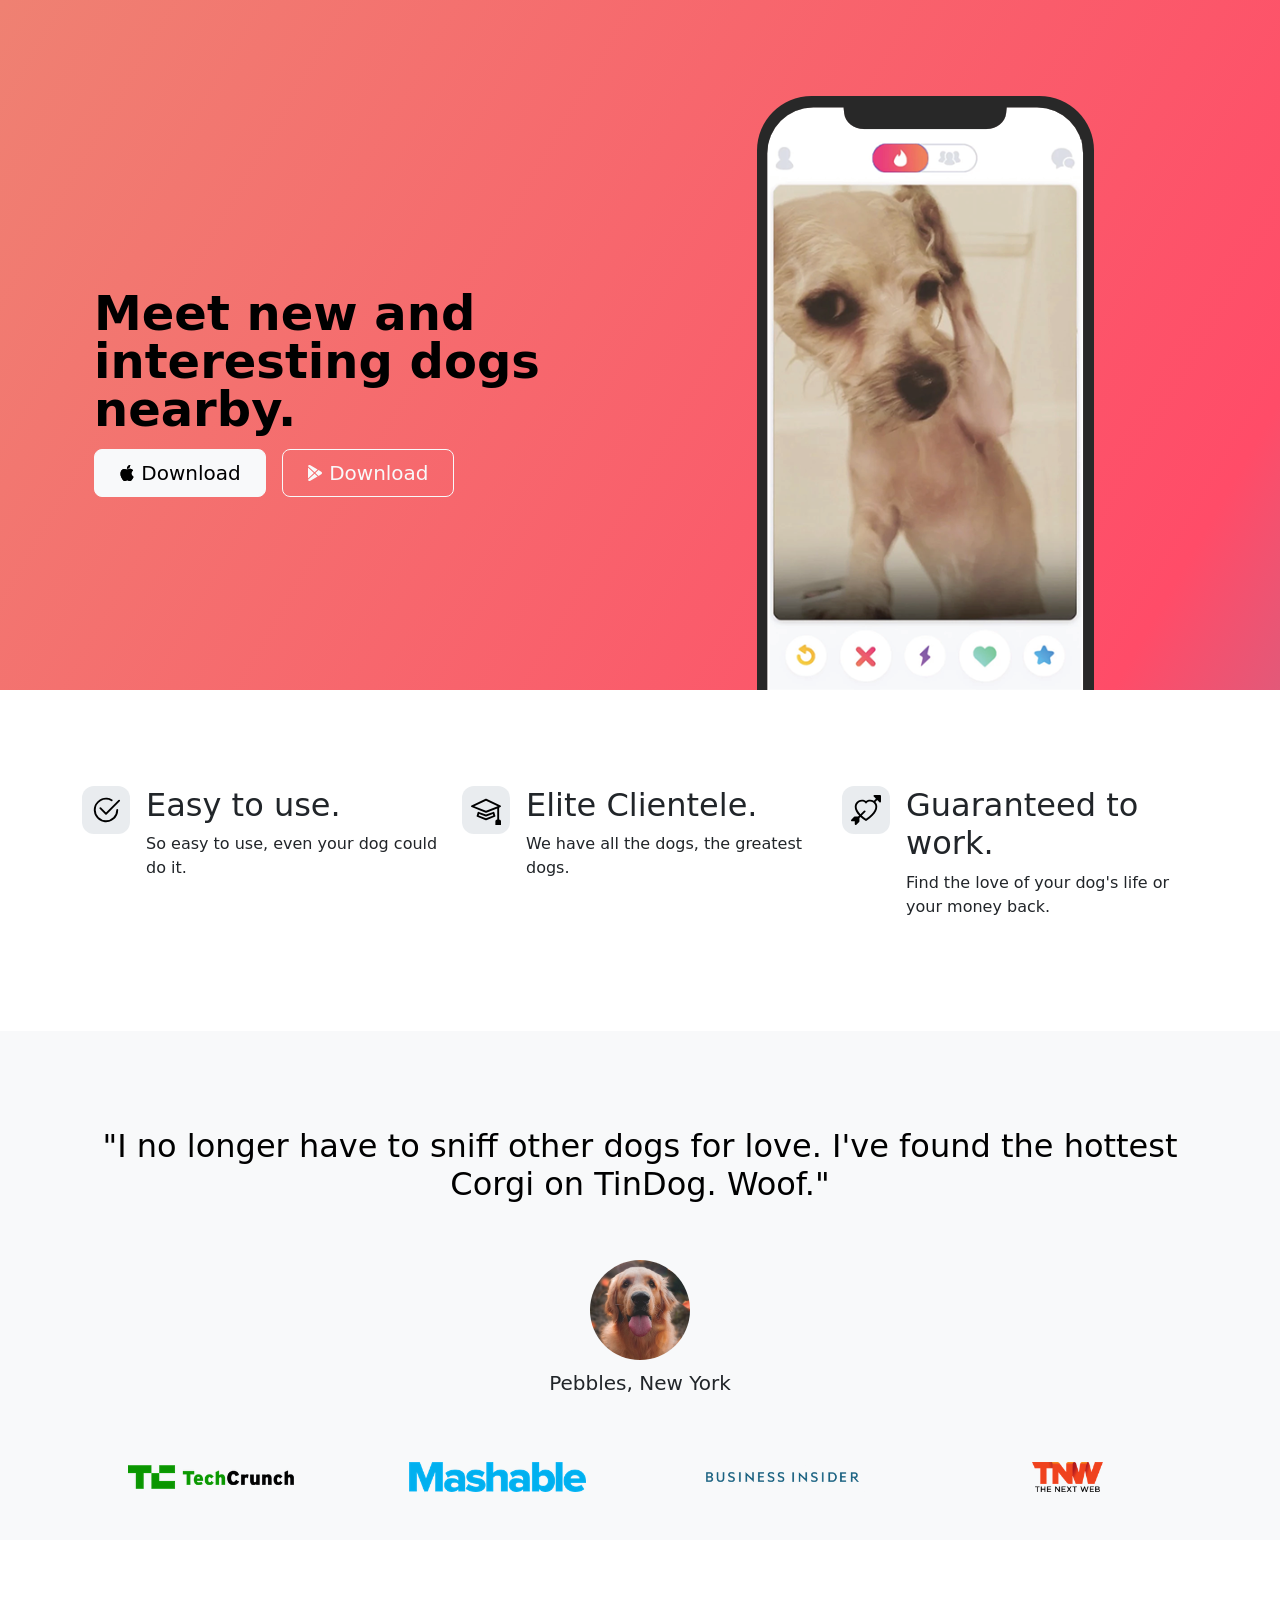
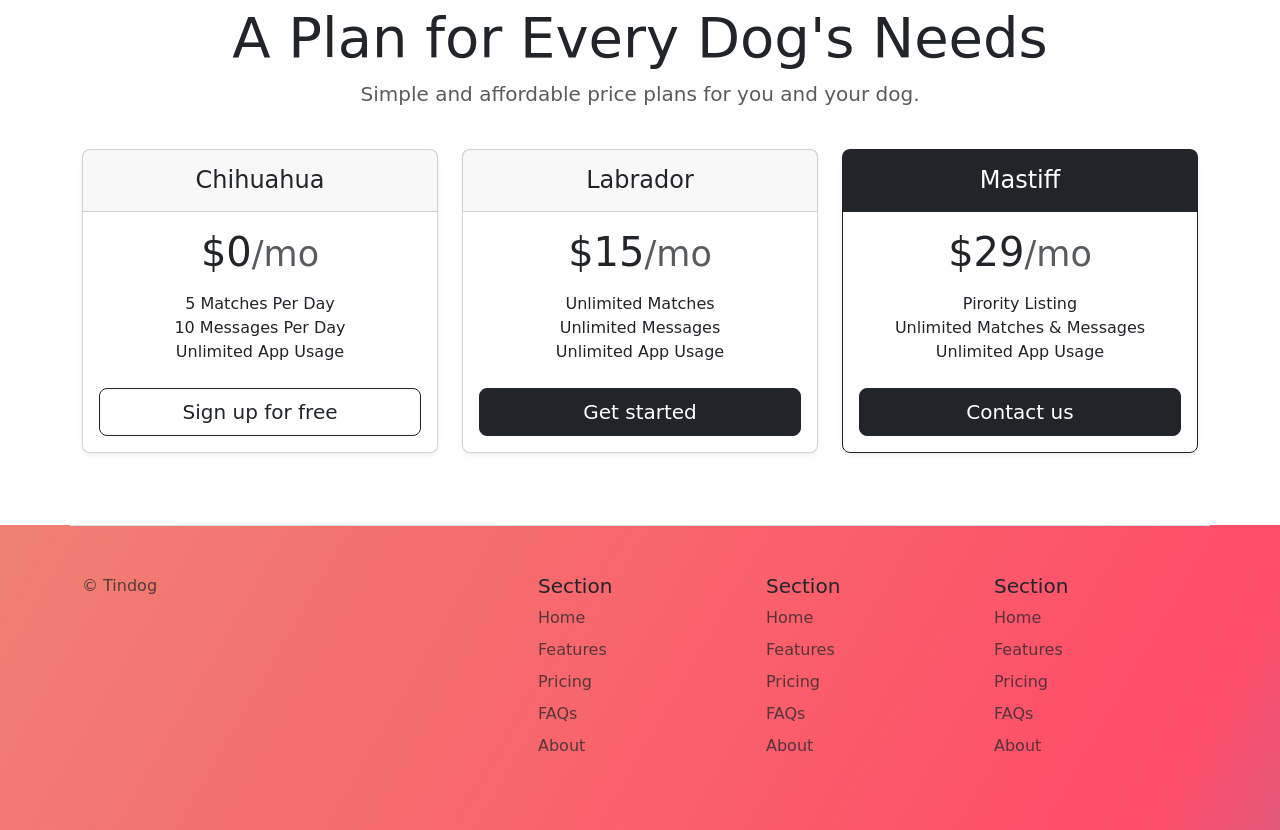
<file: 11.3+TinDog+Project/11.3 TinDog Project/solution.html>
<!DOCTYPE html>
<html lang="en">

<head>
  <meta charset="UTF-8">
  <meta name="viewport" content="width=device-width, initial-scale=1.0">
  <title>TinDog</title>
  <link href="https://cdn.jsdelivr.net/npm/bootstrap@5.3.0-alpha3/dist/css/bootstrap.min.css" rel="stylesheet"
    integrity="sha384-KK94CHFLLe+nY2dmCWGMq91rCGa5gtU4mk92HdvYe+M/SXH301p5ILy+dN9+nJOZ" crossorigin="anonymous">
  <link rel="stylesheet" href="./css/solution.css">
</head>

<body>


  <!-- Title -->
  <section id="title" class="gradient-background">

    <div class="container col-xxl-8 px-4 pt-5">
      <div class="row flex-lg-row-reverse align-items-center g-5 pt-5">
        <div class="col-10 col-sm-8 col-lg-6">
          <img src="./images/iphone.png" class="d-block mx-lg-auto img-fluid" alt="Bootstrap Themes" height="200"
            loading="lazy">
        </div>
        <div class="col-lg-6">
          <h1 class="display-5 fw-bold text-body-emphasis lh-1 mb-3">Meet new and interesting dogs nearby.</h1>

          <div class="d-grid gap-2 d-md-flex justify-content-md-start">
            <button type="button" class="btn btn-light btn-lg px-4 me-md-2"><svg xmlns="http://www.w3.org/2000/svg"
                width="16" height="16" fill="currentColor" class="bi bi-apple mb-1" viewBox="0 0 16 16">
                <path
                  d="M11.182.008C11.148-.03 9.923.023 8.857 1.18c-1.066 1.156-.902 2.482-.878 2.516.024.034 1.52.087 2.475-1.258.955-1.345.762-2.391.728-2.43Zm3.314 11.733c-.048-.096-2.325-1.234-2.113-3.422.212-2.189 1.675-2.789 1.698-2.854.023-.065-.597-.79-1.254-1.157a3.692 3.692 0 0 0-1.563-.434c-.108-.003-.483-.095-1.254.116-.508.139-1.653.589-1.968.607-.316.018-1.256-.522-2.267-.665-.647-.125-1.333.131-1.824.328-.49.196-1.422.754-2.074 2.237-.652 1.482-.311 3.83-.067 4.56.244.729.625 1.924 1.273 2.796.576.984 1.34 1.667 1.659 1.899.319.232 1.219.386 1.843.067.502-.308 1.408-.485 1.766-.472.357.013 1.061.154 1.782.539.571.197 1.111.115 1.652-.105.541-.221 1.324-1.059 2.238-2.758.347-.79.505-1.217.473-1.282Z" />
                <path
                  d="M11.182.008C11.148-.03 9.923.023 8.857 1.18c-1.066 1.156-.902 2.482-.878 2.516.024.034 1.52.087 2.475-1.258.955-1.345.762-2.391.728-2.43Zm3.314 11.733c-.048-.096-2.325-1.234-2.113-3.422.212-2.189 1.675-2.789 1.698-2.854.023-.065-.597-.79-1.254-1.157a3.692 3.692 0 0 0-1.563-.434c-.108-.003-.483-.095-1.254.116-.508.139-1.653.589-1.968.607-.316.018-1.256-.522-2.267-.665-.647-.125-1.333.131-1.824.328-.49.196-1.422.754-2.074 2.237-.652 1.482-.311 3.83-.067 4.56.244.729.625 1.924 1.273 2.796.576.984 1.34 1.667 1.659 1.899.319.232 1.219.386 1.843.067.502-.308 1.408-.485 1.766-.472.357.013 1.061.154 1.782.539.571.197 1.111.115 1.652-.105.541-.221 1.324-1.059 2.238-2.758.347-.79.505-1.217.473-1.282Z" />
              </svg> Download</button>
            <button type="button" class="btn btn-outline-light btn-lg px-4"><svg xmlns="http://www.w3.org/2000/svg"
                width="16" height="16" fill="currentColor" class="bi bi-google-play mb-1" viewBox="0 0 16 16">
                <path
                  d="M14.222 9.374c1.037-.61 1.037-2.137 0-2.748L11.528 5.04 8.32 8l3.207 2.96 2.694-1.586Zm-3.595 2.116L7.583 8.68 1.03 14.73c.201 1.029 1.36 1.61 2.303 1.055l7.294-4.295ZM1 13.396V2.603L6.846 8 1 13.396ZM1.03 1.27l6.553 6.05 3.044-2.81L3.333.215C2.39-.341 1.231.24 1.03 1.27Z" />
              </svg> Download</button>
          </div>
        </div>
      </div>
    </div>
  </section>
  <!-- Features -->
  <section id="features">
    <div class="container mt-5">
      <div class="row g-4 py-5 row-cols-1 row-cols-lg-3">
        <div class="col d-flex align-items-start">
          <div
            class="icon-square text-body-emphasis bg-body-secondary d-inline-flex align-items-center justify-content-center fs-4 flex-shrink-0 me-3">
            <svg xmlns="http://www.w3.org/2000/svg" height="30" fill="currentColor" class="bi bi-check2-circle"
              viewBox="0 0 16 16">
              <path
                d="M2.5 8a5.5 5.5 0 0 1 8.25-4.764.5.5 0 0 0 .5-.866A6.5 6.5 0 1 0 14.5 8a.5.5 0 0 0-1 0 5.5 5.5 0 1 1-11 0z" />
              <path
                d="M15.354 3.354a.5.5 0 0 0-.708-.708L8 9.293 5.354 6.646a.5.5 0 1 0-.708.708l3 3a.5.5 0 0 0 .708 0l7-7z" />
            </svg>
          </div>
          <div>
            <h3 class="fs-2">Easy to use.</h3>
            <p>So easy to use, even your dog could do it.</p>

          </div>
        </div>
        <div class="col d-flex align-items-start">
          <div
            class="icon-square text-body-emphasis bg-body-secondary d-inline-flex align-items-center justify-content-center fs-4 flex-shrink-0 me-3">
            <svg xmlns="http://www.w3.org/2000/svg" height="30" fill="currentColor" class="bi bi-mortarboard"
              viewBox="0 0 16 16">
              <path
                d="M8.211 2.047a.5.5 0 0 0-.422 0l-7.5 3.5a.5.5 0 0 0 .025.917l7.5 3a.5.5 0 0 0 .372 0L14 7.14V13a1 1 0 0 0-1 1v2h3v-2a1 1 0 0 0-1-1V6.739l.686-.275a.5.5 0 0 0 .025-.917l-7.5-3.5ZM8 8.46 1.758 5.965 8 3.052l6.242 2.913L8 8.46Z" />
              <path
                d="M4.176 9.032a.5.5 0 0 0-.656.327l-.5 1.7a.5.5 0 0 0 .294.605l4.5 1.8a.5.5 0 0 0 .372 0l4.5-1.8a.5.5 0 0 0 .294-.605l-.5-1.7a.5.5 0 0 0-.656-.327L8 10.466 4.176 9.032Zm-.068 1.873.22-.748 3.496 1.311a.5.5 0 0 0 .352 0l3.496-1.311.22.748L8 12.46l-3.892-1.556Z" />
            </svg>
          </div>
          <div>
            <h3 class="fs-2">Elite Clientele.</h3>
            <p>We have all the dogs, the greatest dogs.</p>

          </div>
        </div>
        <div class="col d-flex align-items-start">
          <div
            class="icon-square text-body-emphasis bg-body-secondary d-inline-flex align-items-center justify-content-center fs-4 flex-shrink-0 me-3">
            <svg xmlns="http://www.w3.org/2000/svg" height="30" fill="currentColor" class="bi bi-arrow-through-heart"
              viewBox="0 0 16 16">
              <path fill-rule="evenodd"
                d="M2.854 15.854A.5.5 0 0 1 2 15.5V14H.5a.5.5 0 0 1-.354-.854l1.5-1.5A.5.5 0 0 1 2 11.5h1.793l.53-.53c-.771-.802-1.328-1.58-1.704-2.32-.798-1.575-.775-2.996-.213-4.092C3.426 2.565 6.18 1.809 8 3.233c1.25-.98 2.944-.928 4.212-.152L13.292 2 12.147.854A.5.5 0 0 1 12.5 0h3a.5.5 0 0 1 .5.5v3a.5.5 0 0 1-.854.354L14 2.707l-1.006 1.006c.236.248.44.531.6.845.562 1.096.585 2.517-.213 4.092-.793 1.563-2.395 3.288-5.105 5.08L8 13.912l-.276-.182a21.86 21.86 0 0 1-2.685-2.062l-.539.54V14a.5.5 0 0 1-.146.354l-1.5 1.5Zm2.893-4.894A20.419 20.419 0 0 0 8 12.71c2.456-1.666 3.827-3.207 4.489-4.512.679-1.34.607-2.42.215-3.185-.817-1.595-3.087-2.054-4.346-.761L8 4.62l-.358-.368c-1.259-1.293-3.53-.834-4.346.761-.392.766-.464 1.845.215 3.185.323.636.815 1.33 1.519 2.065l1.866-1.867a.5.5 0 1 1 .708.708L5.747 10.96Z" />
            </svg>
          </div>
          <div>
            <h3 class="fs-2">Guaranteed to work.</h3>
            <p>Find the love of your dog's life or your money back.</p>

          </div>
        </div>
      </div>
    </div>
  </section>
  <!-- Testimonial -->
  <section id="testimonial">
    <div class="my-5">
      <div class="p-5 text-center bg-body-tertiary">
        <div class="container py-5">
          <h2 class="text-body-emphasis">"I no longer have to sniff other dogs for love. I've found the hottest Corgi on
            TinDog. Woof."</h2>
          <img class="profile-img mt-5" src="./images/dog-img.jpg" alt="dog image">
          <p class="col-lg-8 mx-auto lead mt-2">
            Pebbles, New York
          </p>
        </div>

        <div class="container">
          <div class="row">
            <div class="col-lg-3 col-sm-12">
              <img src="./images/techcrunch.png" alt="techcrunch" height="30">
            </div>
            <div class="col-lg-3 col-sm-12">
              <img src="./images/mashable.png" alt="mashable" height="30">
            </div>
            <div class="col-lg-3 col-sm-12">
              <img src="./images/bizinsider.png" alt="bizinsider" height="30">
            </div>
            <div class="col-lg-3 col-sm-12">
              <img src="./images/tnw.png" alt="tnw" height="30">
            </div>
          </div>
        </div>
      </div>
    </div>
  </section>
  <!-- Pricing -->
  <section id="pricing">
    <div class="container">
      <div class="pricing-header p-3 pb-md-4 mx-auto text-center">
        <h2 class="display-4 fw-normal">A Plan for Every Dog's Needs</h2>
        <p class="fs-5 text-body-secondary">Simple and affordable price plans for you and your dog.
      </div>
      <div class="row row-cols-1 row-cols-md-3 mb-3 text-center">
        <div class="col">
          <div class="card mb-4 rounded-3 shadow-sm">
            <div class="card-header py-3">
              <h4 class="my-0 fw-normal">Chihuahua</h4>
            </div>
            <div class="card-body">
              <h1 class="card-title pricing-card-title">$0<small class="text-body-secondary fw-light">/mo</small></h1>
              <ul class="list-unstyled mt-3 mb-4">
                <li>5 Matches Per Day</li>
                <li>10 Messages Per Day</li>
                <li>Unlimited App Usage</li>
              </ul>
              <button type="button" class="w-100 btn btn-lg btn-outline-dark">Sign up for free</button>
            </div>
          </div>
        </div>
        <div class="col">
          <div class="card mb-4 rounded-3 shadow-sm">
            <div class="card-header py-3">
              <h4 class="my-0 fw-normal">Labrador</h4>
            </div>
            <div class="card-body">
              <h1 class="card-title pricing-card-title">$15<small class="text-body-secondary fw-light">/mo</small></h1>
              <ul class="list-unstyled mt-3 mb-4">
                <li>Unlimited Matches</li>
                <li>Unlimited Messages</li>
                <li>Unlimited App Usage</li>
              </ul>
              <button type="button" class="w-100 btn btn-lg btn-dark">Get started</button>
            </div>
          </div>
        </div>
        <div class="col">
          <div class="card mb-4 rounded-3 shadow-sm border-dark">
            <div class="card-header py-3 text-bg-dark border-dark">
              <h4 class="my-0 fw-normal">Mastiff</h4>
            </div>
            <div class="card-body">
              <h1 class="card-title pricing-card-title">$29<small class="text-body-secondary fw-light">/mo</small></h1>
              <ul class="list-unstyled mt-3 mb-4">
                <li>Pirority Listing</li>
                <li>Unlimited Matches & Messages</li>
                <li>Unlimited App Usage</li>
              </ul>
              <button type="button" class="w-100 btn btn-lg btn-dark">Contact us</button>
            </div>
          </div>
        </div>
      </div>
    </div>
  </section>
  <!-- Footer -->
  <section id="contact" class="gradient-background">
    <div class="container ">
      <footer class="row row-cols-1 row-cols-sm-2 row-cols-md-5 py-5 mt-5 border-top">
        <div class="col mb-3">

          <p class="text-body-secondary">© Tindog</p>
        </div>

        <div class="col mb-3">

        </div>

        <div class="col mb-3">
          <h5>Section</h5>
          <ul class="nav flex-column">
            <li class="nav-item mb-2"><a href="#" class="nav-link p-0 text-body-secondary">Home</a></li>
            <li class="nav-item mb-2"><a href="#" class="nav-link p-0 text-body-secondary">Features</a></li>
            <li class="nav-item mb-2"><a href="#" class="nav-link p-0 text-body-secondary">Pricing</a></li>
            <li class="nav-item mb-2"><a href="#" class="nav-link p-0 text-body-secondary">FAQs</a></li>
            <li class="nav-item mb-2"><a href="#" class="nav-link p-0 text-body-secondary">About</a></li>
          </ul>
        </div>

        <div class="col mb-3">
          <h5>Section</h5>
          <ul class="nav flex-column">
            <li class="nav-item mb-2"><a href="#" class="nav-link p-0 text-body-secondary">Home</a></li>
            <li class="nav-item mb-2"><a href="#" class="nav-link p-0 text-body-secondary">Features</a></li>
            <li class="nav-item mb-2"><a href="#" class="nav-link p-0 text-body-secondary">Pricing</a></li>
            <li class="nav-item mb-2"><a href="#" class="nav-link p-0 text-body-secondary">FAQs</a></li>
            <li class="nav-item mb-2"><a href="#" class="nav-link p-0 text-body-secondary">About</a></li>
          </ul>
        </div>

        <div class="col mb-3">
          <h5>Section</h5>
          <ul class="nav flex-column">
            <li class="nav-item mb-2"><a href="#" class="nav-link p-0 text-body-secondary">Home</a></li>
            <li class="nav-item mb-2"><a href="#" class="nav-link p-0 text-body-secondary">Features</a></li>
            <li class="nav-item mb-2"><a href="#" class="nav-link p-0 text-body-secondary">Pricing</a></li>
            <li class="nav-item mb-2"><a href="#" class="nav-link p-0 text-body-secondary">FAQs</a></li>
            <li class="nav-item mb-2"><a href="#" class="nav-link p-0 text-body-secondary">About</a></li>
          </ul>
        </div>
      </footer>
    </div>
  </section>
</body>

</html>
</file>
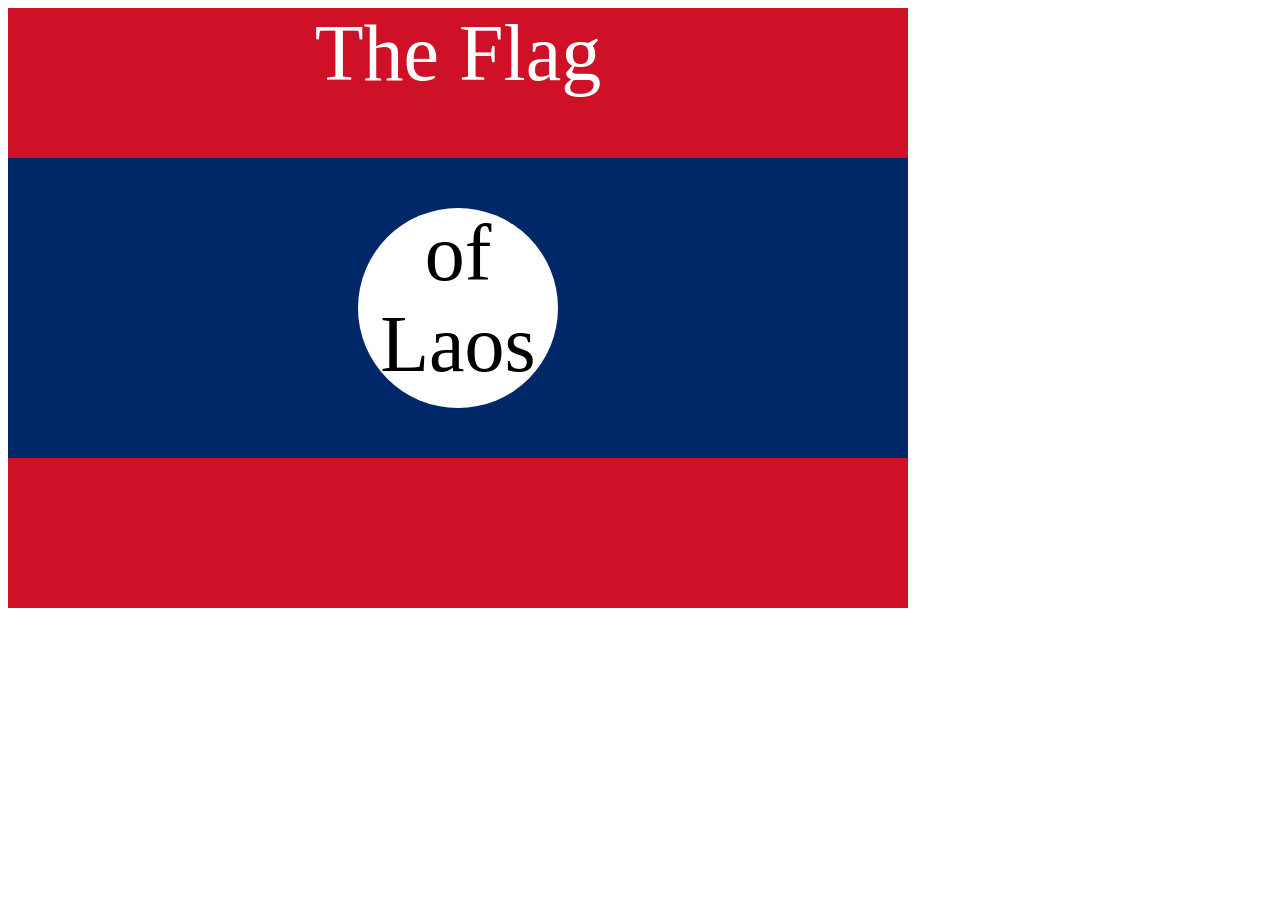
<file: 7.3+Flag+Project/7.3 CSS Flag Project/solution.html>
<!DOCTYPE html>
<html lang="en">

<head>
  <meta charset="UTF-8">
  <title>CSS Flag Project</title>
  <style>
    .flag {
      width: 900px;
      height: 600px;
      position: relative;
      background-color: #CE1126;

    }

    .flag > div {
      background-color: #002868;
      height: 300px;
      width: 100%;
      position: absolute;
      top: 150px;
    }

    .flag > div > div {
      background-color: white;
      position: absolute;

      height: 200px;
      width: 200px;
      border-radius: 50%;
      top: 50px;
      left: 350px;
    }

    p {
      font-size: 5rem;
      color: white;
      text-align: center;
      padding: 0;
      margin: 0;
    }

    .flag>div div p {
      color: black;
    }
  </style>
</head>

<body>
  <div class="flag">
    <p>The Flag</p>
    <div>
      <div>
        <p>of Laos</p>
      </div>
    </div>
  </div>
</body>

</html>
</file>
<file: Style.css>
body {
    margin: 0;
    padding: 0;
}

/* ---------- Hero section ---------- */
.m4 {
    background: linear-gradient(to right, #1E3A5F, #2563EB, #1E3A5F);
    background-size: 200% 100%;
    animation: gradientMove 8s ease infinite;

    min-height: 100vh;
    box-sizing: border-box;

    display: flex;
    flex-direction: column;
    justify-content: center;
    align-items: center;

    margin: 0 !important;
}

@keyframes gradientMove {
    0%   { background-position: 0% 50%; }
    50%  { background-position: 100% 50%; }
    100% { background-position: 0% 50%; }
}

@media (prefers-reduced-motion: reduce) {
    .m4 { animation: none; }
}

.m1 {
    font-weight: 100;
    font-style: italic;
    color: #ebe8e7;
    font-size: 5.625rem;
    font-family: "Sacramento", cursive;
    margin: 0;
    padding-bottom: 0;
}

.m2 {
    padding-top: 10px;
    font-weight: 100;
    font-family: system-ui, -apple-system, "Segoe UI", Roboto, "Helvetica Neue", "Noto Sans", "Liberation Sans", Arial, sans-serif;
    color: aqua;
    font-size: 25px;
}

.m3 {
    border-radius: 50%;
    object-fit: cover;
    margin-top: 0 !important;
}

/* ---------- Second section ---------- */
.m5 {
    border-radius: 10px;
}

.m6 {
    background-color: #174fc8;
    color: white;
}

.m7 {
    background-color: rgb(0, 0, 0);
}

/* ---------- Projects section ---------- */
.mm {
    text-align: center;
    color: black;
    font-size: 50px;
}

.mm0{
text-align: center;
    color: black;
}
.project-thumb {
    height: 225px;
    width: 100%;
    object-fit: cover;       /* crops the image without stretching it */
    object-position: top;    /* change to center if you prefer */
}

/* ---------- About me section ---------- */
.mm2 {
    padding-top: 0;
    margin-bottom: 1.5rem;
    text-align: center;
}

.mm3 {
    background-color: #0343ab;   /* soft blue that matches the hero */
    padding: 70px 20px;
    color: #dedede;
}

.mm3 .blog-postv {
    max-width: 700px;            /* keeps the text from stretching full width */
    margin: 0 auto;
}

.mm3 h2 {
    color: #e5e9ee;
    font-weight: 500;
}

/* Optional: animated blue About Me like the hero.
   Replace the .mm3 and .mm3 h2 rules above with these:

.mm3 {
    background: linear-gradient(to right, #1E3A5F, #2563EB, #1E3A5F);
    background-size: 200% 100%;
    animation: gradientMove 8s ease infinite;
    padding: 70px 20px;
    color: #ebe8e7;
}

.mm3 h2 {
    color: #ebe8e7;
}
*/

.about-section {
    background-color: #F4F7FB;
}

.about-photo {
    width: 240px;
    height: 240px;
    object-fit: cover;
    border-radius: 50%;
    border: 6px solid #fff;
    box-shadow: 0 8px 24px rgba(30, 58, 95, 0.25);
}

.about-title {
    color: black;
    font-weight: 700;
    margin-bottom: 1rem;
}

.about-section p {
    color: #475569;
}

.contact-card {
    display: flex;
    flex-direction: column;
    height: 100%;
    text-decoration: none;
    cursor: pointer;
    position: relative;
    z-index: 1;
}

.contact-card h4,
.contact-card p,
.contact-card span {
    pointer-events: none;
}

.contact-card:hover {
    text-decoration: none;
}

.skill-badge {
    background-color: #105ec3;
    color: #fff;
    padding: 6px 16px;
    border-radius: 20px;
    font-size: 0.95rem;
}

.mm5{
    background-color: #105ec3;
    border-radius: 10px;
    color: #fff;
}

.mm6{
    border-color: rgb(173, 172, 172);
    color: black;
    border-radius:7px;
}

/* Contact Section */
.contact-section {
    background-color: #f8fafc;
    padding: 100px 0 30px;
    font-family: Arial, sans-serif;
}

/* Small heading */
.contact-label {
    color: #2563eb;
    font-size: 13px;
    font-weight: 700;
    letter-spacing: 3px;
    margin-bottom: 12px;
}

/* Main heading */
.contact-title {
    color: #1e293b;
    font-size: clamp(32px, 5vw, 44px);
    font-weight: 700;
    margin-bottom: 16px;
}

/* Description */
.contact-sub {
    color: #64748b;
    font-size: 16px;
    line-height: 1.8;
    max-width: 560px;
    margin: 0 auto 50px;
}

/* Contact Cards */
.contact-card {
    display: flex;
    flex-direction: column;
    align-items: flex-start;
    height: 100%;
    min-height: 270px;
    padding: 30px;
    background-color: #ffffff;
    border: 1px solid #e2e8f0;
    border-radius: 16px;
    text-decoration: none;
    box-shadow: 0 4px 15px rgba(15, 23, 42, 0.04);
    transition: transform 0.3s ease, box-shadow 0.3s ease, border-color 0.3s ease;
}

/* Icon box */
.contact-icon {
    display: flex;
    align-items: center;
    justify-content: center;
    width: 54px;
    height: 54px;
    background-color: #eff6ff;
    color: #2563eb;
    border-radius: 12px;
    font-size: 25px;
    margin-bottom: 24px;
}

/* Card title */
.contact-card h4 {
    color: #1e293b;
    font-size: 20px;
    font-weight: 700;
    margin-bottom: 12px;
}

/* Card description */
.contact-card p {
    color: #64748b;
    font-size: 14px;
    line-height: 1.8;
    margin-bottom: 22px;
}

/* Bottom link */
.contact-link {
    color: #2563eb;
    font-size: 14px;
    font-weight: 600;
    margin-top: auto;
}

/* Hover effect */
.contact-card:hover {
    transform: translateY(-7px);
    border-color: #93c5fd;
    box-shadow: 0 15px 35px rgba(37, 99, 235, 0.12);
}

.contact-card:hover .contact-link {
    color: #1d4ed8;
}

/* Keyboard accessibility */
.contact-card:focus-visible {
    outline: 3px solid #93c5fd;
    outline-offset: 4px;
}

/* Footer copyright */
.contact-footer {
    color: #94a3b8;
    font-size: 13px;
    text-align: center;
    margin: 65px 0 0;
    padding-top: 25px;
    border-top: 1px solid #e2e8f0;
}

/* Mobile adjustments */
@media (max-width: 767px) {
    .contact-section {
        padding: 70px 0 25px;
    }

    .contact-sub {
        margin-bottom: 35px;
    }

    .contact-card {
        min-height: 240px;
        padding: 25px;
    }

    .contact-footer {
        margin-top: 45px;
    }
}

.ms{
     font-family: system-ui, -apple-system, "Segoe UI", Roboto, "Helvetica Neue", "Noto Sans", "Liberation Sans", Arial, sans-serif;
}



.mt {
    background: linear-gradient(
        to right,
        #4d9aff,
        #f8fafb,
        #eff0f2
    );

    background-size: 200% 200%;
    animation: gradientMove 8s ease infinite;

    width: 100%;
}

@keyframes gradientMove {
    0% {
        background-position: 0% 50%;
    }

    50% {
        background-position: 100% 50%;
    }

    100% {
        background-position: 0% 50%;
    }
}

.mu{
    color: rgb(7, 7, 7);
}

.mv{
  color: #cecfd1;  
}

.m{
    background-color: #0d60ce;
    border-color: white;
    color: white;
    font-weight: 500;
}
</file>
<file: 11.3+TinDog+Project/11.3 TinDog Project/css/style.css>
.gradient-background {
  background: linear-gradient(300deg, #00bfff, #ff4c68, #ef8172);
  background-size: 180% 180%;
  animation: gradient-animation 18s ease infinite;
}

@keyframes gradient-animation {
  0% {
    background-position: 0% 50%;
  }
  50% {
    background-position: 100% 50%;
  }
  100% {
    background-position: 0% 50%;
  }
}

.icon-square {
  width: 3rem;
  height: 3rem;
  border-radius: 0.75rem;
}

.profile-img {
  height: 100px;
  border-radius: 50%;
}
</file>
<file: 11.3+TinDog+Project/11.3 TinDog Project/css/solution.css>
.gradient-background {
  background: linear-gradient(300deg, #00bfff, #ff4c68, #ef8172);
  background-size: 180% 180%;
  animation: gradient-animation 18s ease infinite;
}

@keyframes gradient-animation {
  0% {
    background-position: 0% 50%;
  }
  50% {
    background-position: 100% 50%;
  }
  100% {
    background-position: 0% 50%;
  }
}

.icon-square {
  width: 3rem;
  height: 3rem;
  border-radius: 0.75rem;
}

.profile-img {
  border-radius: 50%;
  height: 100px;
}
</file>
